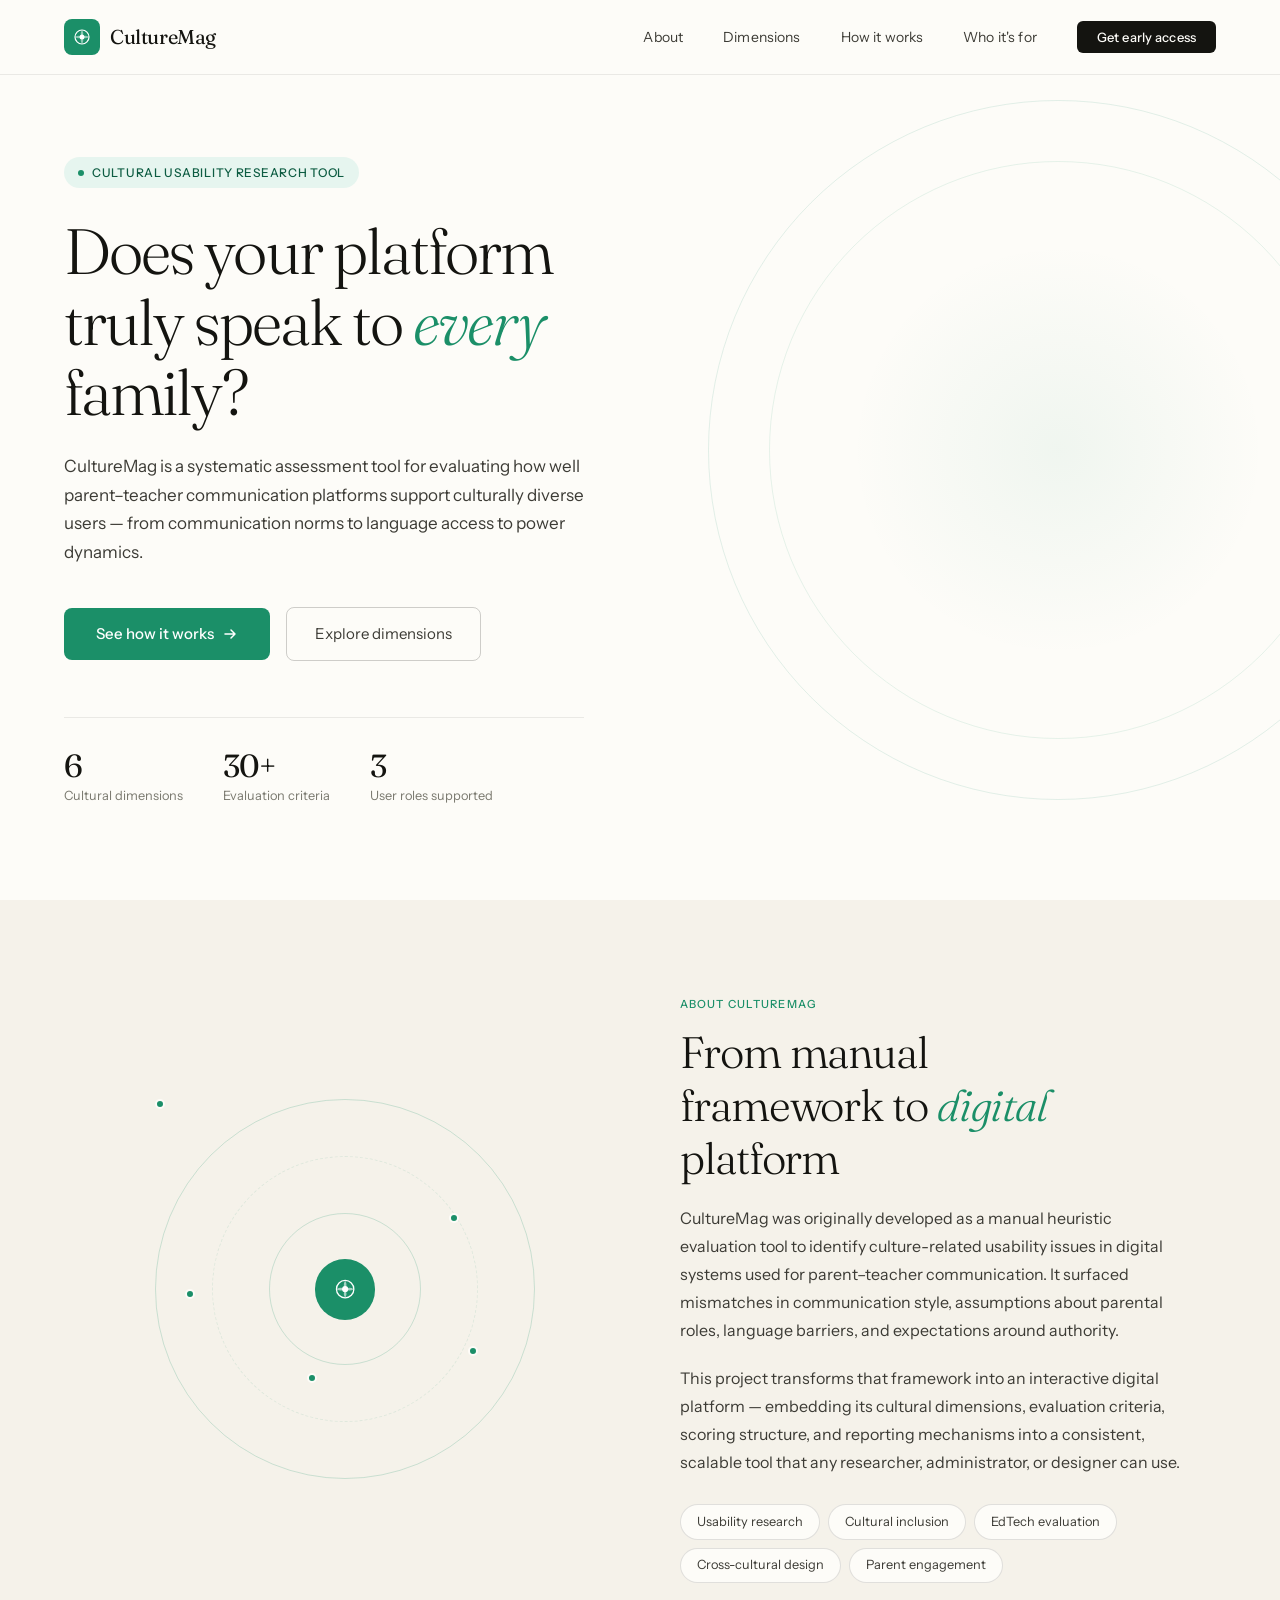
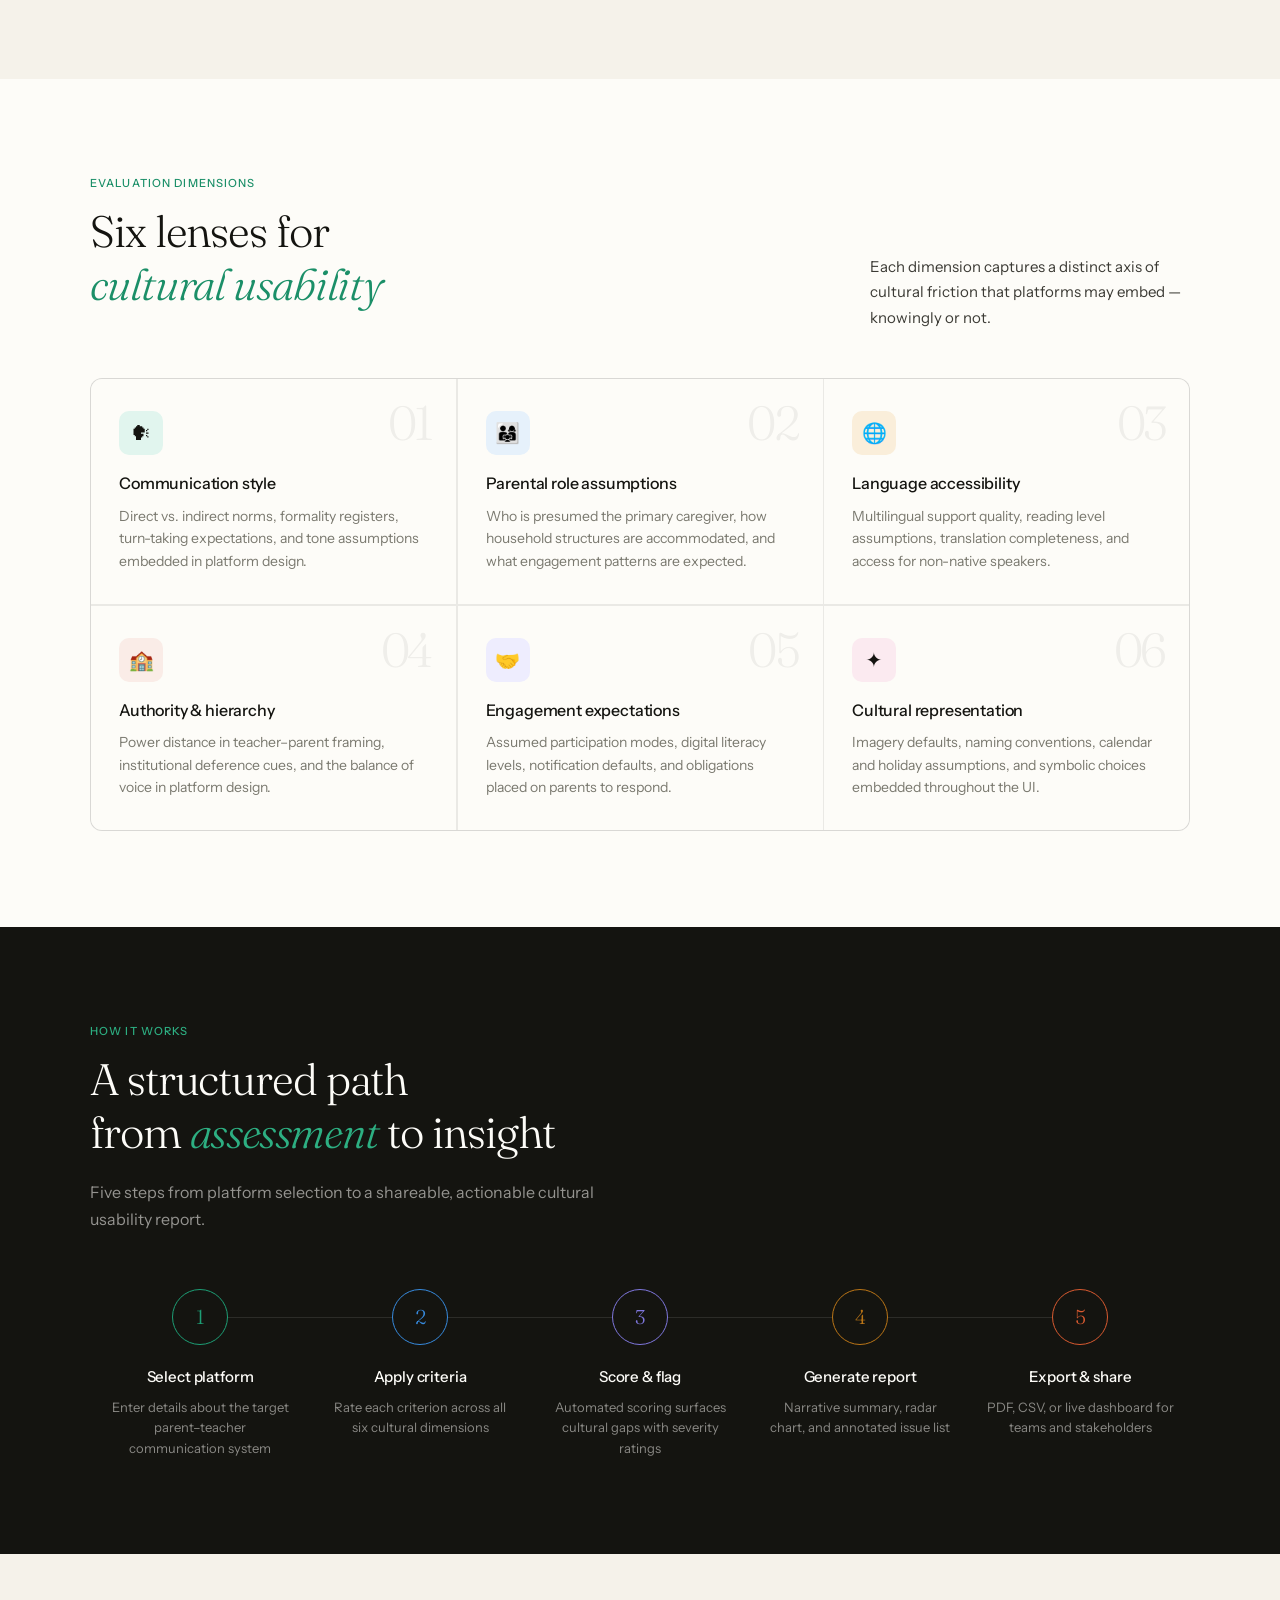
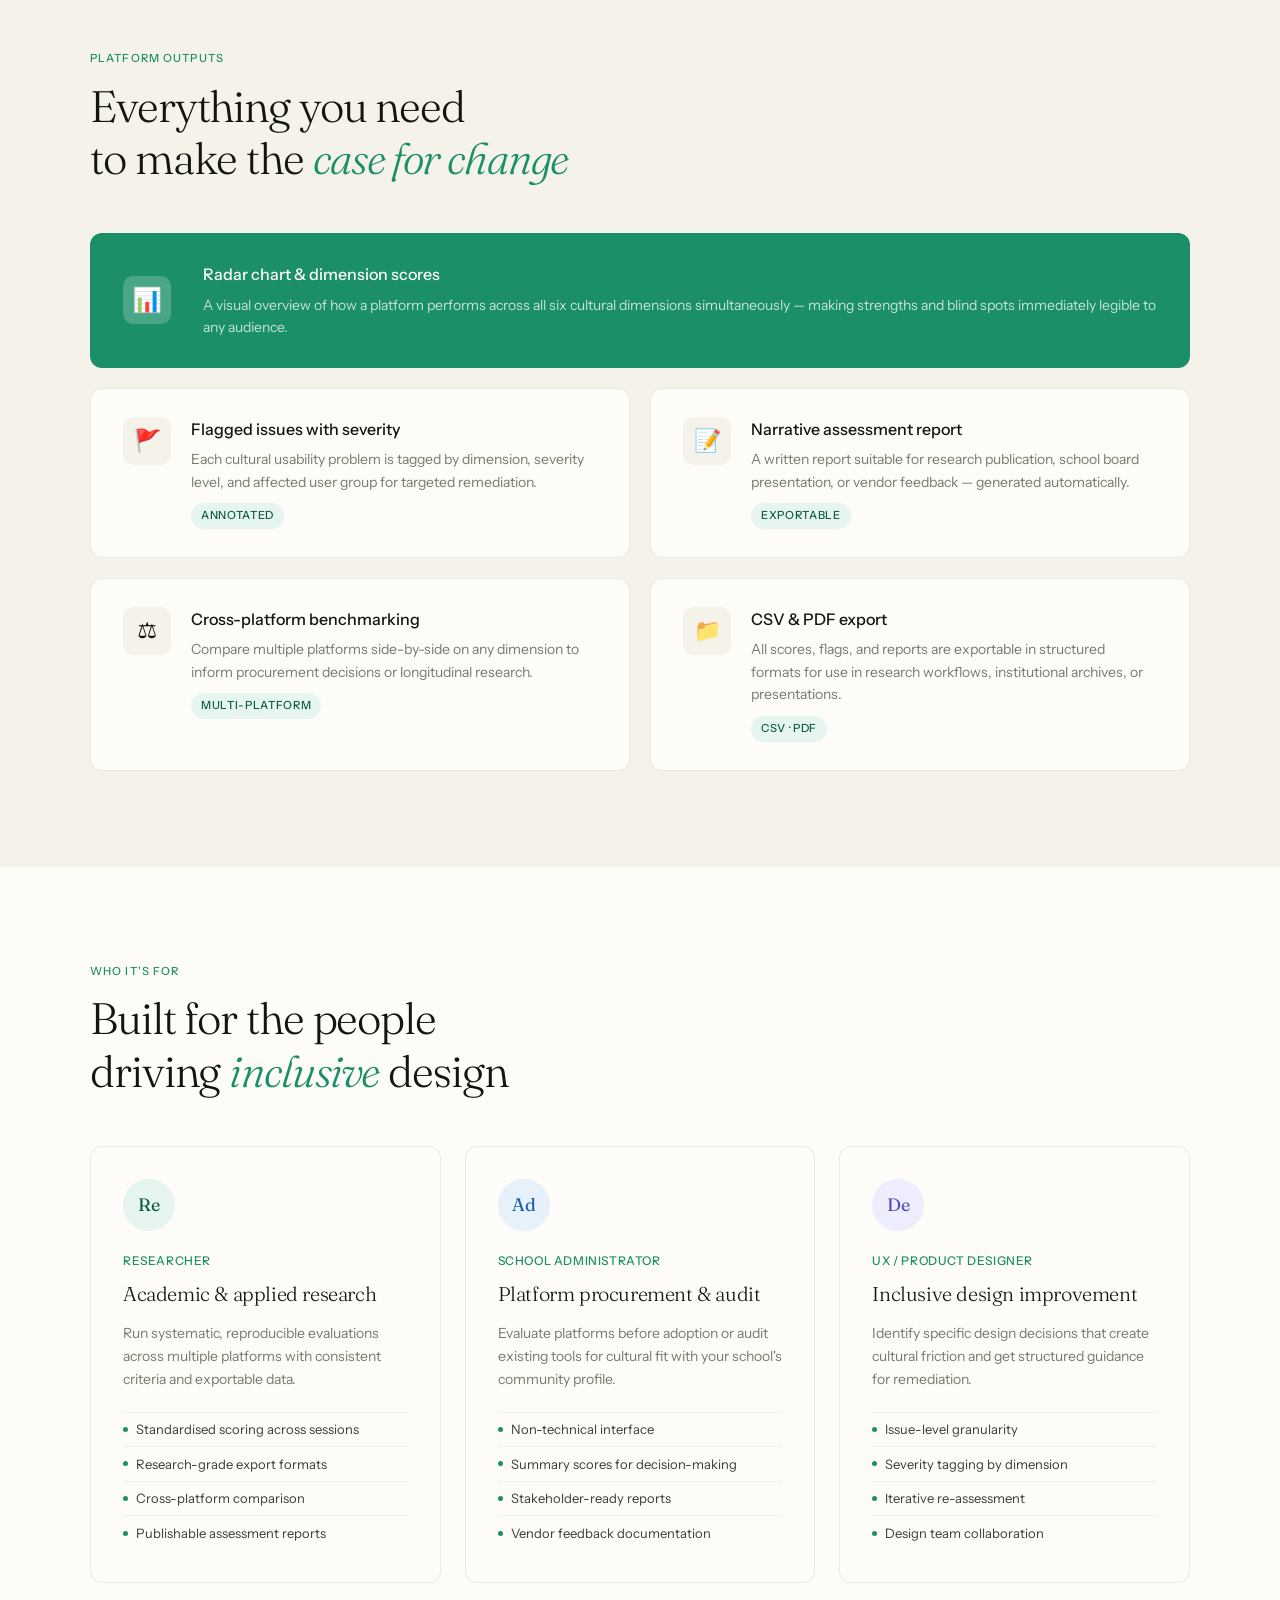
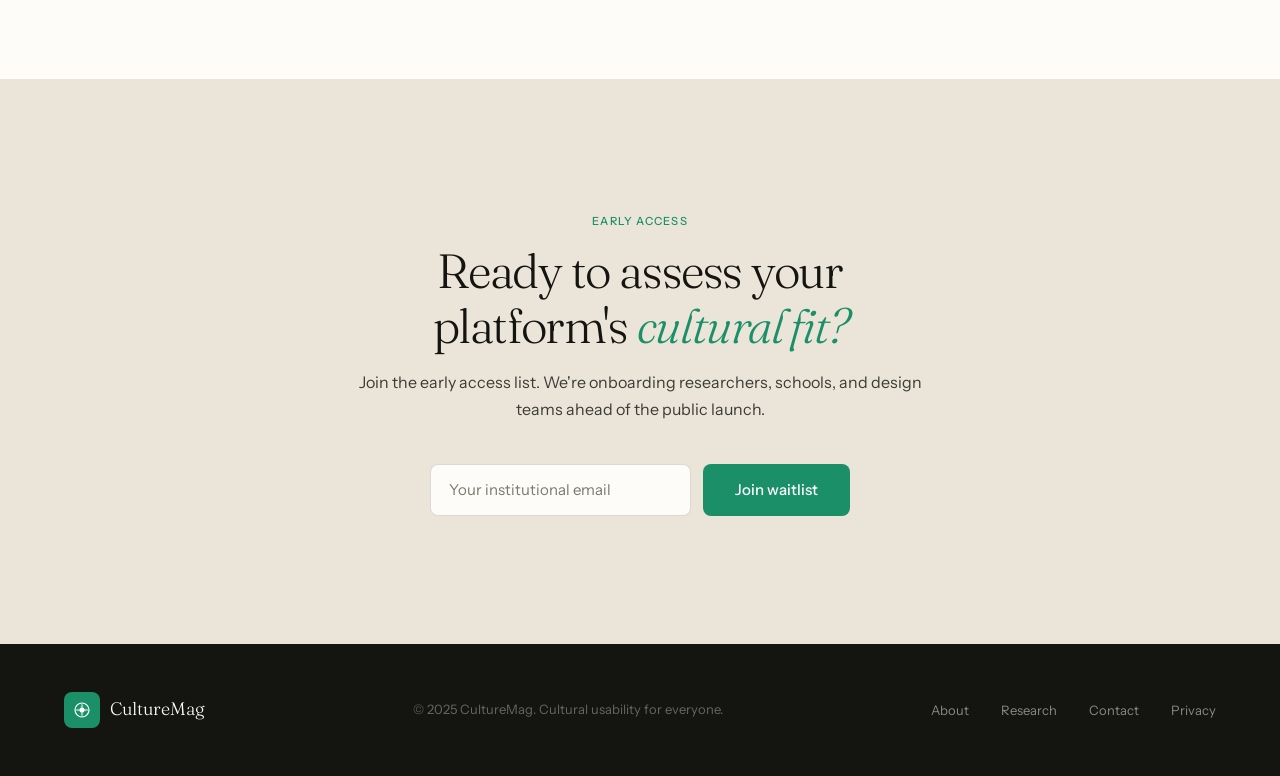
<file: index.html>
<!DOCTYPE html>
<html lang="en">
<head>
  <meta charset="UTF-8">
  <meta name="viewport" content="width=device-width, initial-scale=1.0">
  <title>CultureMag — Cultural Usability Assessment Platform</title>
  <link rel="preconnect" href="https://fonts.googleapis.com">
  <link href="https://fonts.googleapis.com/css2?family=Fraunces:ital,wght@0,300;0,400;0,600;1,300;1,400&family=Instrument+Sans:wght@300;400;500&display=swap" rel="stylesheet">
  <link rel="stylesheet" href="styles.css">
</head>
<body>

<!-- ─── NAV ─── -->
<nav>
  <a href="#" class="nav-logo">
    <div class="nav-logo-mark">
      <svg viewBox="0 0 20 20" fill="none" xmlns="http://www.w3.org/2000/svg">
        <circle cx="10" cy="10" r="7" stroke="white" stroke-width="1.2" fill="none"/>
        <circle cx="10" cy="10" r="2.5" fill="white"/>
        <path d="M10 3 Q12.5 6.5 10 10 Q7.5 6.5 10 3Z" fill="white" opacity="0.5"/>
        <path d="M17 10 Q13.5 12.5 10 10 Q13.5 7.5 17 10Z" fill="white" opacity="0.5"/>
        <path d="M10 17 Q7.5 13.5 10 10 Q12.5 13.5 10 17Z" fill="white" opacity="0.5"/>
        <path d="M3 10 Q6.5 7.5 10 10 Q6.5 12.5 3 10Z" fill="white" opacity="0.5"/>
      </svg>
    </div>
    <span class="nav-wordmark">CultureMag</span>
  </a>
  <ul class="nav-links">
    <li><a href="#about">About</a></li>
    <li><a href="#dimensions">Dimensions</a></li>
    <li><a href="#how">How it works</a></li>
    <li><a href="#users">Who it's for</a></li>
    <li><a href="#cta" class="nav-cta">Get early access</a></li>
  </ul>
</nav>

<!-- ─── HERO ─── -->
<section class="hero" id="hero">
  <div class="hero-bg-ring"></div>
  <div class="hero-content">
    <div class="hero-tag">
      <div class="hero-tag-dot"></div>
      Cultural Usability Research Tool
    </div>
    <h1 class="hero-title">
      Does your platform<br>
      truly speak to <em>every</em><br>
      family?
    </h1>
    <p class="hero-sub">
      CultureMag is a systematic assessment tool for evaluating how well parent–teacher communication platforms support culturally diverse users — from communication norms to language access to power dynamics.
    </p>
    <div class="hero-actions">
      <a href="#how" class="btn-primary">
        See how it works
        <svg width="16" height="16" viewBox="0 0 16 16" fill="none">
          <path d="M3 8h10M9 4l4 4-4 4" stroke="currentColor" stroke-width="1.5" stroke-linecap="round" stroke-linejoin="round"/>
        </svg>
      </a>
      <a href="#dimensions" class="btn-outline">Explore dimensions</a>
    </div>
    <div class="hero-stats">
      <div>
        <div class="hero-stat-num">6</div>
        <div class="hero-stat-label">Cultural dimensions</div>
      </div>
      <div>
        <div class="hero-stat-num">30+</div>
        <div class="hero-stat-label">Evaluation criteria</div>
      </div>
      <div>
        <div class="hero-stat-num">3</div>
        <div class="hero-stat-label">User roles supported</div>
      </div>
    </div>
  </div>
</section>

<!-- ─── ABOUT ─── -->
<section class="about" id="about">
  <div class="about-grid">
    <div class="about-visual reveal">
      <div class="about-globe">
        <div class="globe-ring"></div>
        <div class="globe-ring"></div>
        <div class="globe-ring"></div>
        <div class="globe-center">
          <svg viewBox="0 0 28 28" fill="none" xmlns="http://www.w3.org/2000/svg">
            <circle cx="14" cy="14" r="10" stroke="white" stroke-width="1.5" fill="none"/>
            <circle cx="14" cy="14" r="3.5" fill="white"/>
            <path d="M14 4 Q17 9 14 14 Q11 9 14 4Z" fill="white" opacity="0.6"/>
            <path d="M24 14 Q19 17 14 14 Q19 11 24 14Z" fill="white" opacity="0.6"/>
            <path d="M14 24 Q11 19 14 14 Q17 19 14 24Z" fill="white" opacity="0.6"/>
            <path d="M4 14 Q9 11 14 14 Q9 17 4 14Z" fill="white" opacity="0.6"/>
          </svg>
        </div>
        <div class="globe-dot"></div>
        <div class="globe-dot"></div>
        <div class="globe-dot"></div>
        <div class="globe-dot"></div>
        <div class="globe-dot"></div>
      </div>
    </div>
    <div class="about-text reveal reveal-delay-1">
      <div class="section-tag">About CultureMag</div>
      <h2 class="section-title">From manual<br>framework to <em>digital</em><br>platform</h2>
      <p class="about-body">
        CultureMag was originally developed as a manual heuristic evaluation tool to identify culture-related usability issues in digital systems used for parent–teacher communication. It surfaced mismatches in communication style, assumptions about parental roles, language barriers, and expectations around authority.
      </p>
      <p class="about-body">
        This project transforms that framework into an interactive digital platform — embedding its cultural dimensions, evaluation criteria, scoring structure, and reporting mechanisms into a consistent, scalable tool that any researcher, administrator, or designer can use.
      </p>
      <div class="about-pills">
        <span class="pill">Usability research</span>
        <span class="pill">Cultural inclusion</span>
        <span class="pill">EdTech evaluation</span>
        <span class="pill">Cross-cultural design</span>
        <span class="pill">Parent engagement</span>
      </div>
    </div>
  </div>
</section>

<!-- ─── DIMENSIONS ─── -->
<section class="dimensions" id="dimensions">
  <div class="dimensions-inner">
    <div class="dim-header reveal">
      <div>
        <div class="section-tag">Evaluation dimensions</div>
        <h2 class="section-title">Six lenses for<br><em>cultural usability</em></h2>
      </div>
      <p class="section-sub" style="max-width: 320px; font-size: 0.9375rem;">
        Each dimension captures a distinct axis of cultural friction that platforms may embed — knowingly or not.
      </p>
    </div>
    <div class="dim-grid reveal reveal-delay-1">
      <div class="dim-cell">
        <div class="dim-num">01</div>
        <div class="dim-icon-wrap teal">🗣</div>
        <div class="dim-title">Communication style</div>
        <div class="dim-desc">Direct vs. indirect norms, formality registers, turn-taking expectations, and tone assumptions embedded in platform design.</div>
      </div>
      <div class="dim-cell">
        <div class="dim-num">02</div>
        <div class="dim-icon-wrap blue">👨‍👩‍👧</div>
        <div class="dim-title">Parental role assumptions</div>
        <div class="dim-desc">Who is presumed the primary caregiver, how household structures are accommodated, and what engagement patterns are expected.</div>
      </div>
      <div class="dim-cell">
        <div class="dim-num">03</div>
        <div class="dim-icon-wrap amber">🌐</div>
        <div class="dim-title">Language accessibility</div>
        <div class="dim-desc">Multilingual support quality, reading level assumptions, translation completeness, and access for non-native speakers.</div>
      </div>
      <div class="dim-cell">
        <div class="dim-num">04</div>
        <div class="dim-icon-wrap coral">🏫</div>
        <div class="dim-title">Authority & hierarchy</div>
        <div class="dim-desc">Power distance in teacher–parent framing, institutional deference cues, and the balance of voice in platform design.</div>
      </div>
      <div class="dim-cell">
        <div class="dim-num">05</div>
        <div class="dim-icon-wrap purple">🤝</div>
        <div class="dim-title">Engagement expectations</div>
        <div class="dim-desc">Assumed participation modes, digital literacy levels, notification defaults, and obligations placed on parents to respond.</div>
      </div>
      <div class="dim-cell">
        <div class="dim-num">06</div>
        <div class="dim-icon-wrap pink">✦</div>
        <div class="dim-title">Cultural representation</div>
        <div class="dim-desc">Imagery defaults, naming conventions, calendar and holiday assumptions, and symbolic choices embedded throughout the UI.</div>
      </div>
    </div>
  </div>
</section>

<!-- ─── HOW IT WORKS ─── -->
<section class="how" id="how">
  <div class="how-inner">
    <div class="how-header reveal">
      <div class="section-tag">How it works</div>
      <h2 class="section-title">A structured path<br>from <em>assessment</em> to insight</h2>
      <p class="section-sub" style="margin-top: 0.75rem;">Five steps from platform selection to a shareable, actionable cultural usability report.</p>
    </div>
    <div class="steps">
      <div class="step reveal">
        <div class="step-num">1</div>
        <div class="step-title">Select platform</div>
        <div class="step-desc">Enter details about the target parent–teacher communication system</div>
      </div>
      <div class="step reveal reveal-delay-1">
        <div class="step-num">2</div>
        <div class="step-title">Apply criteria</div>
        <div class="step-desc">Rate each criterion across all six cultural dimensions</div>
      </div>
      <div class="step reveal reveal-delay-2">
        <div class="step-num">3</div>
        <div class="step-title">Score & flag</div>
        <div class="step-desc">Automated scoring surfaces cultural gaps with severity ratings</div>
      </div>
      <div class="step reveal reveal-delay-3">
        <div class="step-num">4</div>
        <div class="step-title">Generate report</div>
        <div class="step-desc">Narrative summary, radar chart, and annotated issue list</div>
      </div>
      <div class="step reveal reveal-delay-4">
        <div class="step-num">5</div>
        <div class="step-title">Export & share</div>
        <div class="step-desc">PDF, CSV, or live dashboard for teams and stakeholders</div>
      </div>
    </div>
  </div>
</section>

<!-- ─── OUTPUTS ─── -->
<section class="outputs" id="outputs">
  <div class="outputs-inner">
    <div class="outputs-header reveal">
      <div class="section-tag">Platform outputs</div>
      <h2 class="section-title">Everything you need<br>to make the <em>case for change</em></h2>
    </div>
    <div class="outputs-grid">
      <div class="output-card featured reveal">
        <div class="output-icon" style="font-size: 1.5rem;">📊</div>
        <div>
          <div class="output-title">Radar chart & dimension scores</div>
          <div class="output-desc">A visual overview of how a platform performs across all six cultural dimensions simultaneously — making strengths and blind spots immediately legible to any audience.</div>
        </div>
      </div>
      <div class="output-card reveal">
        <div class="output-icon">🚩</div>
        <div>
          <div class="output-title">Flagged issues with severity</div>
          <div class="output-desc">Each cultural usability problem is tagged by dimension, severity level, and affected user group for targeted remediation.</div>
          <div class="output-tag">Annotated</div>
        </div>
      </div>
      <div class="output-card reveal reveal-delay-1">
        <div class="output-icon">📝</div>
        <div>
          <div class="output-title">Narrative assessment report</div>
          <div class="output-desc">A written report suitable for research publication, school board presentation, or vendor feedback — generated automatically.</div>
          <div class="output-tag">Exportable</div>
        </div>
      </div>
      <div class="output-card reveal reveal-delay-2">
        <div class="output-icon">⚖️</div>
        <div>
          <div class="output-title">Cross-platform benchmarking</div>
          <div class="output-desc">Compare multiple platforms side-by-side on any dimension to inform procurement decisions or longitudinal research.</div>
          <div class="output-tag">Multi-platform</div>
        </div>
      </div>
      <div class="output-card reveal reveal-delay-3">
        <div class="output-icon">📁</div>
        <div>
          <div class="output-title">CSV & PDF export</div>
          <div class="output-desc">All scores, flags, and reports are exportable in structured formats for use in research workflows, institutional archives, or presentations.</div>
          <div class="output-tag">CSV · PDF</div>
        </div>
      </div>
    </div>
  </div>
</section>

<!-- ─── USERS ─── -->
<section class="users" id="users">
  <div class="users-inner">
    <div class="users-header reveal">
      <div class="section-tag">Who it's for</div>
      <h2 class="section-title">Built for the people<br>driving <em>inclusive</em> design</h2>
    </div>
    <div class="users-grid">
      <div class="user-card reveal">
        <div class="user-avatar av-green">Re</div>
        <div class="user-role">Researcher</div>
        <div class="user-name">Academic & applied research</div>
        <div class="user-desc">Run systematic, reproducible evaluations across multiple platforms with consistent criteria and exportable data.</div>
        <ul class="user-benefits">
          <li>Standardised scoring across sessions</li>
          <li>Research-grade export formats</li>
          <li>Cross-platform comparison</li>
          <li>Publishable assessment reports</li>
        </ul>
      </div>
      <div class="user-card reveal reveal-delay-1">
        <div class="user-avatar av-blue">Ad</div>
        <div class="user-role">School administrator</div>
        <div class="user-name">Platform procurement & audit</div>
        <div class="user-desc">Evaluate platforms before adoption or audit existing tools for cultural fit with your school's community profile.</div>
        <ul class="user-benefits">
          <li>Non-technical interface</li>
          <li>Summary scores for decision-making</li>
          <li>Stakeholder-ready reports</li>
          <li>Vendor feedback documentation</li>
        </ul>
      </div>
      <div class="user-card reveal reveal-delay-2">
        <div class="user-avatar av-purple">De</div>
        <div class="user-role">UX / product designer</div>
        <div class="user-name">Inclusive design improvement</div>
        <div class="user-desc">Identify specific design decisions that create cultural friction and get structured guidance for remediation.</div>
        <ul class="user-benefits">
          <li>Issue-level granularity</li>
          <li>Severity tagging by dimension</li>
          <li>Iterative re-assessment</li>
          <li>Design team collaboration</li>
        </ul>
      </div>
    </div>
  </div>
</section>

<!-- ─── CTA ─── -->
<section class="cta-section" id="cta">
  <div class="cta-inner">
    <div class="reveal">
      <div class="section-tag" style="display: inline-block;">Early access</div>
      <h2 class="cta-title">Ready to assess your platform's <em>cultural fit?</em></h2>
      <p class="cta-sub">Join the early access list. We're onboarding researchers, schools, and design teams ahead of the public launch.</p>
      <div class="cta-form">
        <input type="email" class="cta-input" placeholder="Your institutional email">
        <a href="#" class="btn-primary">Join waitlist</a>
      </div>
    </div>
  </div>
</section>

<!-- ─── FOOTER ─── -->
<footer>
  <div class="footer-logo">
    <div class="nav-logo-mark">
      <svg viewBox="0 0 20 20" fill="none" xmlns="http://www.w3.org/2000/svg">
        <circle cx="10" cy="10" r="7" stroke="white" stroke-width="1.2" fill="none"/>
        <circle cx="10" cy="10" r="2.5" fill="white"/>
        <path d="M10 3 Q12.5 6.5 10 10 Q7.5 6.5 10 3Z" fill="white" opacity="0.5"/>
        <path d="M17 10 Q13.5 12.5 10 10 Q13.5 7.5 17 10Z" fill="white" opacity="0.5"/>
        <path d="M10 17 Q7.5 13.5 10 10 Q12.5 13.5 10 17Z" fill="white" opacity="0.5"/>
        <path d="M3 10 Q6.5 7.5 10 10 Q6.5 12.5 3 10Z" fill="white" opacity="0.5"/>
      </svg>
    </div>
    <span class="footer-wordmark">CultureMag</span>
  </div>
  <p class="footer-copy">© 2025 CultureMag. Cultural usability for everyone.</p>
  <ul class="footer-links">
    <li><a href="#">About</a></li>
    <li><a href="#">Research</a></li>
    <li><a href="#">Contact</a></li>
    <li><a href="#">Privacy</a></li>
  </ul>
</footer>

<script src="main.js"></script>
</body>
</html>
</file>
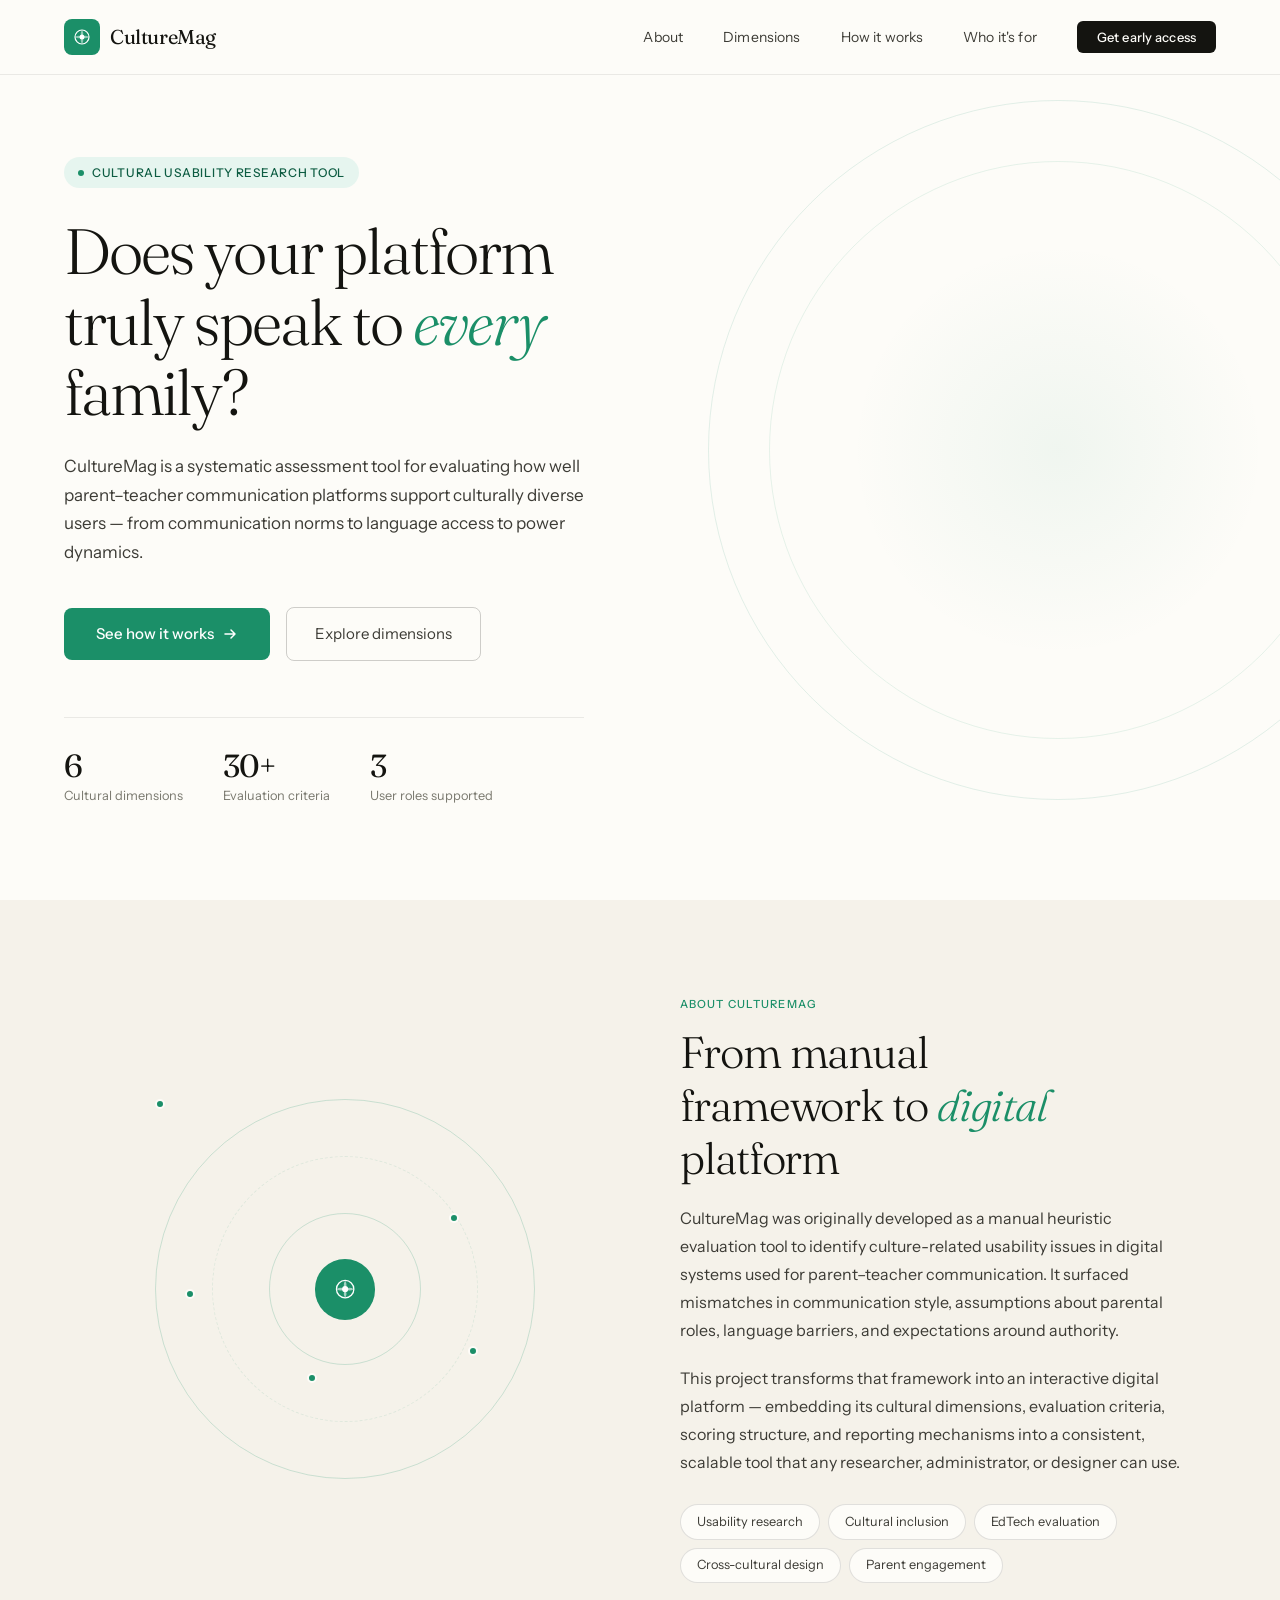
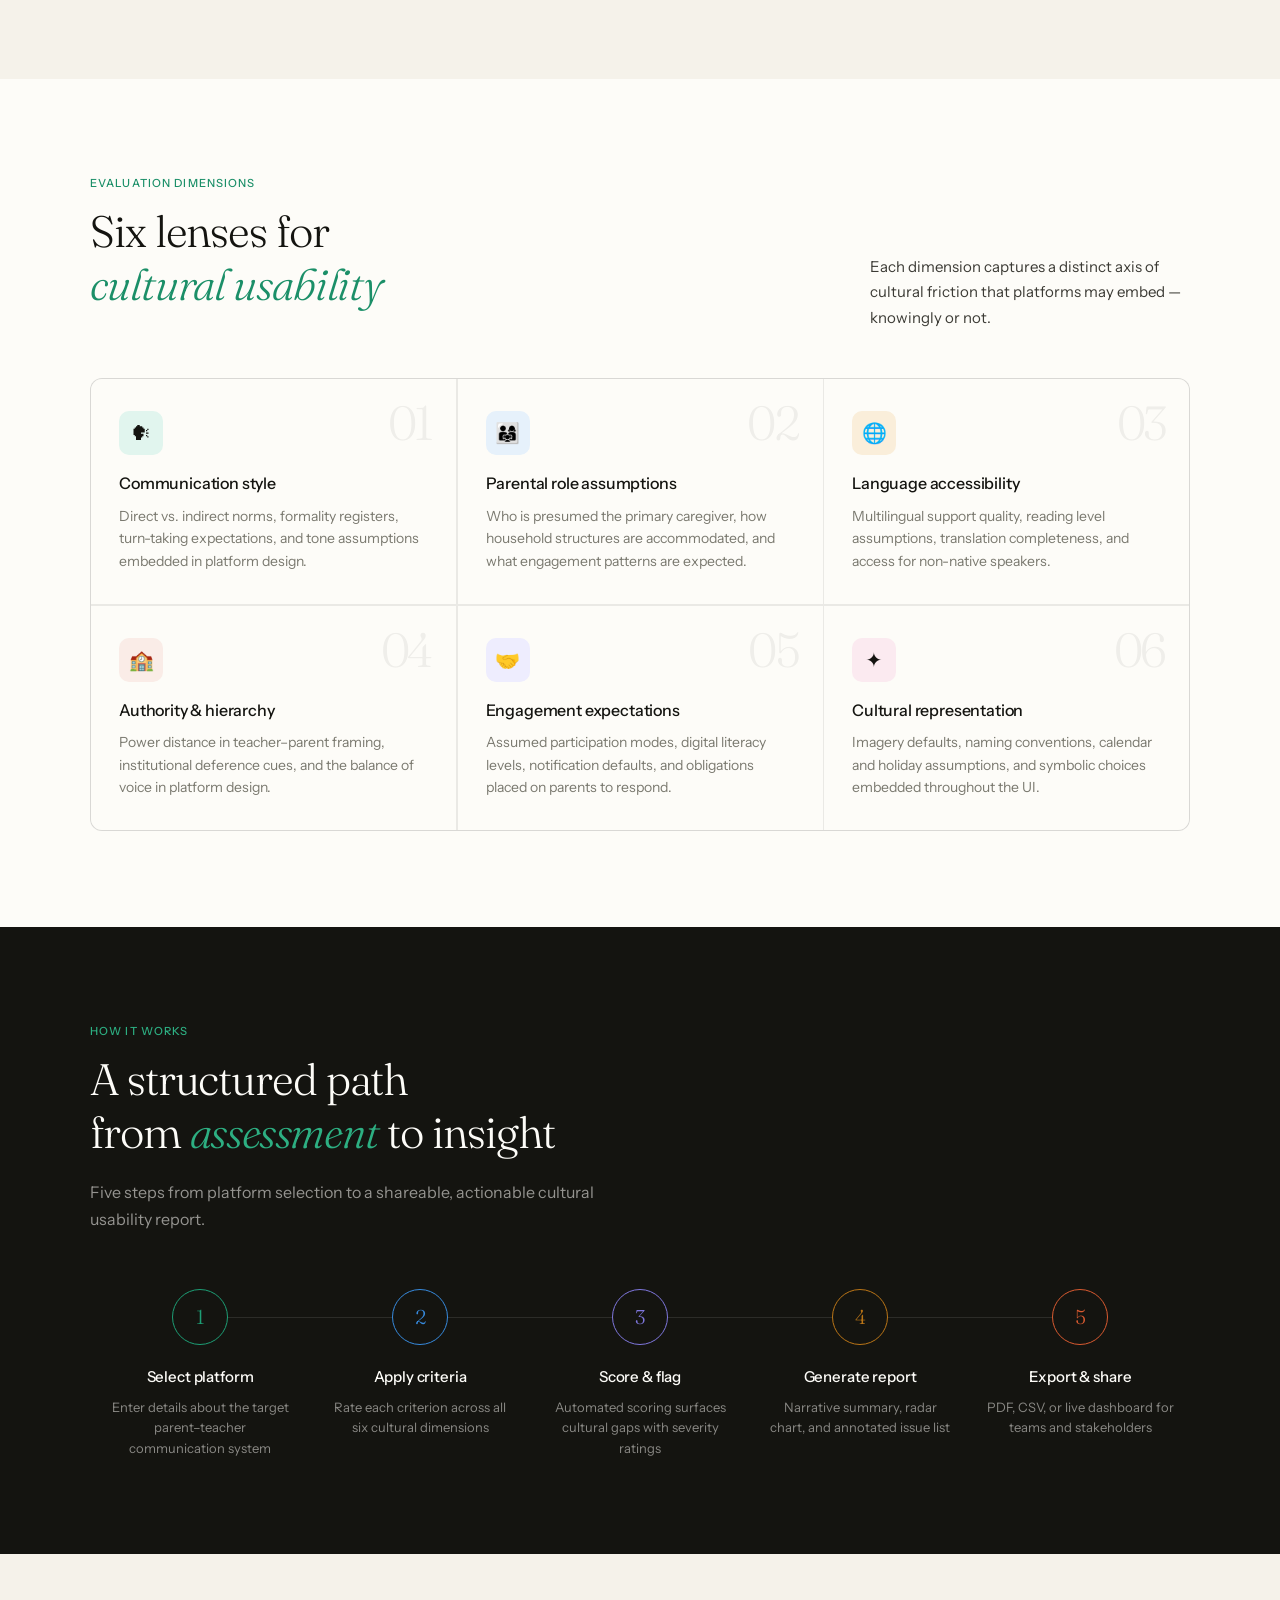
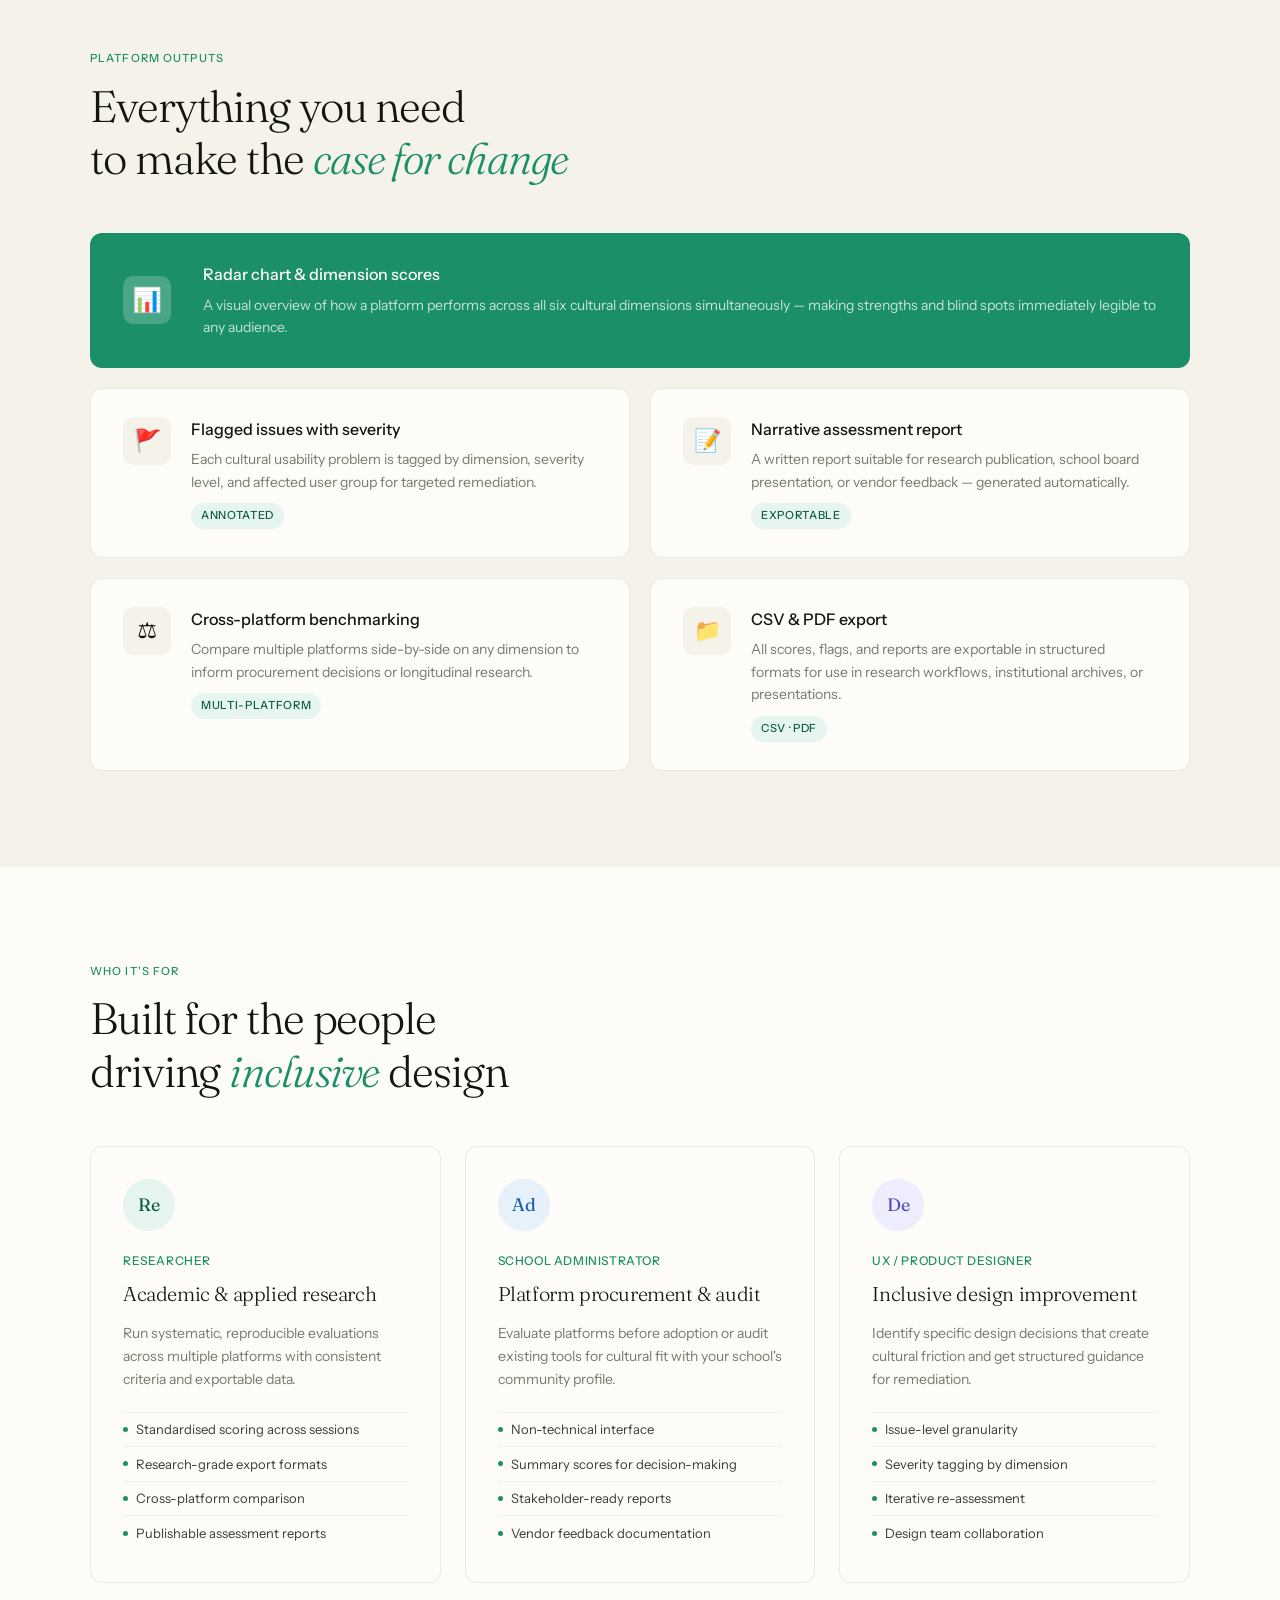
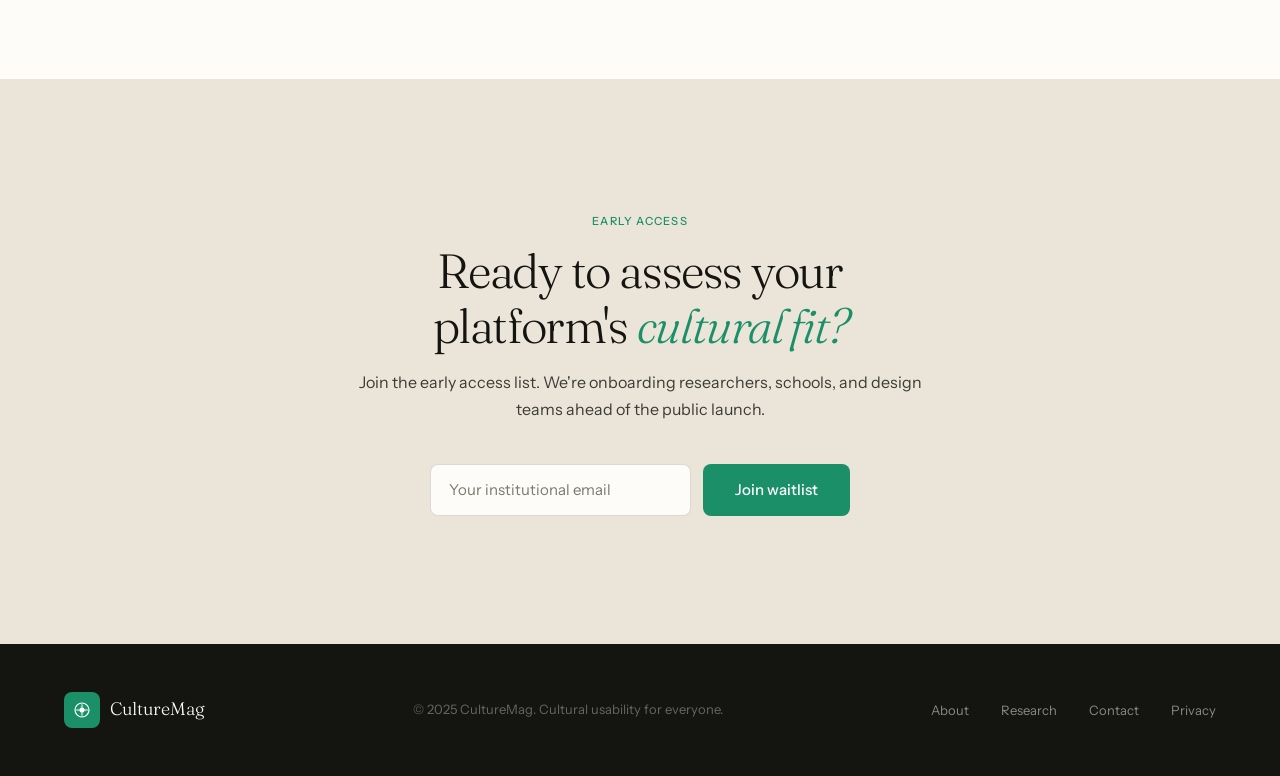
<file: save.html>
<!DOCTYPE html>
<html lang="en">
<head>
<meta charset="UTF-8">
<meta name="viewport" content="width=device-width, initial-scale=1.0">
<title>CultureMag — Cultural Usability Assessment Platform</title>
<link rel="preconnect" href="https://fonts.googleapis.com">
<link href="https://fonts.googleapis.com/css2?family=Fraunces:ital,wght@0,300;0,400;0,600;1,300;1,400&family=Instrument+Sans:wght@300;400;500&display=swap" rel="stylesheet">
<style>
  *, *::before, *::after { box-sizing: border-box; margin: 0; padding: 0; }

  :root {
    --green: #1B8F68;
    --green-light: #E6F5EF;
    --green-mid: #2DAF82;
    --green-dark: #0D5C42;
    --ink: #141410;
    --ink-soft: #3C3B35;
    --ink-muted: #7A796F;
    --sand: #F5F2EA;
    --sand-dark: #EAE5D8;
    --white: #FDFCF8;
    --accent: #C95C2A;
    --accent-light: #F7EDE5;
    --serif: 'Fraunces', Georgia, serif;
    --sans: 'Instrument Sans', system-ui, sans-serif;
  }

  html { scroll-behavior: smooth; }

  body {
    font-family: var(--sans);
    background: var(--white);
    color: var(--ink);
    line-height: 1.6;
    overflow-x: hidden;
  }

  /* NAV */
  nav {
    position: fixed; top: 0; left: 0; right: 0;
    z-index: 100;
    display: flex; align-items: center; justify-content: space-between;
    padding: 1.2rem 4rem;
    background: rgba(253,252,248,0.92);
    backdrop-filter: blur(12px);
    border-bottom: 1px solid rgba(20,20,16,0.08);
  }

  .nav-logo {
    display: flex; align-items: center; gap: 10px;
    text-decoration: none;
  }

  .nav-logo-mark {
    width: 36px; height: 36px;
    background: var(--green);
    border-radius: 8px;
    display: flex; align-items: center; justify-content: center;
  }

  .nav-logo-mark svg { width: 20px; height: 20px; }

  .nav-wordmark {
    font-family: var(--serif);
    font-size: 1.25rem;
    font-weight: 400;
    color: var(--ink);
    letter-spacing: -0.02em;
  }

  .nav-links {
    display: flex; align-items: center; gap: 2.5rem;
    list-style: none;
  }

  .nav-links a {
    font-size: 0.875rem;
    color: var(--ink-soft);
    text-decoration: none;
    letter-spacing: 0.01em;
    transition: color 0.2s;
  }

  .nav-links a:hover { color: var(--green); }

  .nav-cta {
    background: var(--ink);
    color: var(--white) !important;
    padding: 0.5rem 1.25rem;
    border-radius: 6px;
    font-size: 0.8125rem !important;
    font-weight: 500;
    transition: background 0.2s !important;
  }

  .nav-cta:hover { background: var(--green) !important; color: var(--white) !important; }

  /* HERO */
  .hero {
    min-height: 100vh;
    display: flex; align-items: center;
    padding: 8rem 4rem 4rem;
    position: relative;
    background: var(--white);
    overflow: hidden;
  }

  .hero-bg-ring {
    position: absolute;
    right: -10%;
    top: 50%;
    transform: translateY(-50%);
    width: 700px; height: 700px;
    border-radius: 50%;
    border: 1px solid rgba(27,143,104,0.12);
    pointer-events: none;
  }

  .hero-bg-ring::before {
    content: '';
    position: absolute;
    inset: 60px;
    border-radius: 50%;
    border: 1px solid rgba(27,143,104,0.1);
  }

  .hero-bg-ring::after {
    content: '';
    position: absolute;
    inset: 140px;
    border-radius: 50%;
    background: radial-gradient(circle, rgba(27,143,104,0.06) 0%, transparent 70%);
  }

  .hero-content {
    max-width: 680px;
    position: relative; z-index: 1;
    animation: fadeUp 0.9s ease both;
  }

  @keyframes fadeUp {
    from { opacity: 0; transform: translateY(28px); }
    to   { opacity: 1; transform: translateY(0); }
  }

  .hero-tag {
    display: inline-flex; align-items: center; gap: 8px;
    background: var(--green-light);
    color: var(--green-dark);
    font-size: 0.75rem;
    font-weight: 500;
    letter-spacing: 0.06em;
    text-transform: uppercase;
    padding: 0.375rem 0.875rem;
    border-radius: 20px;
    margin-bottom: 1.75rem;
  }

  .hero-tag-dot {
    width: 6px; height: 6px;
    border-radius: 50%;
    background: var(--green);
  }

  .hero-title {
    font-family: var(--serif);
    font-size: clamp(2.8rem, 5vw, 4.2rem);
    font-weight: 300;
    line-height: 1.1;
    letter-spacing: -0.03em;
    color: var(--ink);
    margin-bottom: 1.5rem;
  }

  .hero-title em {
    font-style: italic;
    color: var(--green);
  }

  .hero-sub {
    font-size: 1.0625rem;
    color: var(--ink-soft);
    max-width: 520px;
    line-height: 1.7;
    margin-bottom: 2.5rem;
    font-weight: 300;
  }

  .hero-actions {
    display: flex; align-items: center; gap: 1rem;
    flex-wrap: wrap;
  }

  .btn-primary {
    background: var(--green);
    color: #fff;
    padding: 0.875rem 2rem;
    border-radius: 8px;
    font-size: 0.9375rem;
    font-weight: 500;
    text-decoration: none;
    border: none;
    cursor: pointer;
    transition: background 0.2s, transform 0.15s;
    display: inline-flex; align-items: center; gap: 8px;
  }

  .btn-primary:hover { background: var(--green-dark); transform: translateY(-1px); }

  .btn-outline {
    border: 1.5px solid rgba(20,20,16,0.2);
    color: var(--ink-soft);
    padding: 0.875rem 1.75rem;
    border-radius: 8px;
    font-size: 0.9375rem;
    font-weight: 400;
    text-decoration: none;
    transition: border-color 0.2s, color 0.2s;
    display: inline-flex; align-items: center; gap: 8px;
  }

  .btn-outline:hover { border-color: var(--green); color: var(--green); }

  .hero-stats {
    display: flex; gap: 2.5rem;
    margin-top: 3.5rem;
    padding-top: 2rem;
    border-top: 1px solid rgba(20,20,16,0.08);
    animation: fadeUp 0.9s 0.2s ease both;
  }

  .hero-stat-num {
    font-family: var(--serif);
    font-size: 2rem;
    font-weight: 400;
    color: var(--ink);
    letter-spacing: -0.03em;
    line-height: 1;
  }

  .hero-stat-label {
    font-size: 0.8rem;
    color: var(--ink-muted);
    margin-top: 4px;
    font-weight: 300;
  }

  /* SECTION SHARED */
  section { padding: 6rem 4rem; }

  .section-tag {
    font-size: 0.7rem;
    font-weight: 500;
    letter-spacing: 0.1em;
    text-transform: uppercase;
    color: var(--green);
    margin-bottom: 0.75rem;
  }

  .section-title {
    font-family: var(--serif);
    font-size: clamp(2rem, 3.5vw, 2.75rem);
    font-weight: 300;
    letter-spacing: -0.025em;
    line-height: 1.2;
    color: var(--ink);
    margin-bottom: 1.25rem;
  }

  .section-title em { font-style: italic; color: var(--green); }

  .section-sub {
    font-size: 1rem;
    color: var(--ink-soft);
    max-width: 520px;
    line-height: 1.7;
    font-weight: 300;
  }

  /* ABOUT */
  .about { background: var(--sand); }

  .about-grid {
    display: grid;
    grid-template-columns: 1fr 1fr;
    gap: 5rem;
    align-items: center;
    max-width: 1100px;
    margin: 0 auto;
  }

  .about-visual {
    position: relative;
  }

  .about-globe {
    width: 100%;
    aspect-ratio: 1;
    max-width: 380px;
    position: relative;
    margin: 0 auto;
  }

  .globe-ring {
    position: absolute;
    border-radius: 50%;
    border: 1px solid rgba(27,143,104,0.2);
  }

  .globe-ring:nth-child(1) { inset: 0; }
  .globe-ring:nth-child(2) { inset: 15%; border-style: dashed; opacity: 0.5; animation: spin 20s linear infinite; }
  .globe-ring:nth-child(3) { inset: 30%; }

  @keyframes spin { to { transform: rotate(360deg); } }

  .globe-center {
    position: absolute;
    inset: 42%;
    border-radius: 50%;
    background: var(--green);
    display: flex; align-items: center; justify-content: center;
  }

  .globe-center svg { width: 40%; height: 40%; }

  .globe-dot {
    position: absolute;
    width: 10px; height: 10px;
    border-radius: 50%;
    background: var(--green);
    border: 2px solid var(--white);
  }

  .globe-dot:nth-child(4)  { top: 18%; left: 30%; }
  .globe-dot:nth-child(5)  { top: 50%; left: 8%; }
  .globe-dot:nth-child(6)  { top: 72%; left: 40%; }
  .globe-dot:nth-child(7)  { top: 30%; right: 20%; }
  .globe-dot:nth-child(8)  { top: 65%; right: 15%; }

  .globe-line {
    position: absolute;
    top: 0; left: 0; right: 0; bottom: 0;
  }

  .about-text { }

  .about-body {
    font-size: 1rem;
    color: var(--ink-soft);
    line-height: 1.75;
    font-weight: 300;
    margin-bottom: 1.25rem;
  }

  .about-pills {
    display: flex; flex-wrap: wrap; gap: 8px;
    margin-top: 1.75rem;
  }

  .pill {
    background: var(--white);
    border: 1px solid rgba(20,20,16,0.12);
    color: var(--ink-soft);
    font-size: 0.8rem;
    padding: 0.4rem 1rem;
    border-radius: 20px;
    font-weight: 400;
  }

  /* DIMENSIONS */
  .dimensions { background: var(--white); }

  .dimensions-inner { max-width: 1100px; margin: 0 auto; }

  .dim-header {
    display: flex; justify-content: space-between; align-items: flex-end;
    margin-bottom: 3rem;
    flex-wrap: wrap; gap: 1rem;
  }

  .dim-grid {
    display: grid;
    grid-template-columns: repeat(3, 1fr);
    gap: 1.5px;
    background: rgba(20,20,16,0.08);
    border: 1.5px solid rgba(20,20,16,0.08);
    border-radius: 12px;
    overflow: hidden;
  }

  .dim-cell {
    background: var(--white);
    padding: 2rem 1.75rem;
    transition: background 0.2s;
    cursor: default;
    position: relative;
  }

  .dim-cell:hover { background: var(--sand); }

  .dim-num {
    font-family: var(--serif);
    font-size: 3rem;
    font-weight: 300;
    color: rgba(20,20,16,0.06);
    line-height: 1;
    position: absolute;
    top: 1.25rem; right: 1.5rem;
    letter-spacing: -0.05em;
  }

  .dim-icon-wrap {
    width: 44px; height: 44px;
    border-radius: 10px;
    display: flex; align-items: center; justify-content: center;
    margin-bottom: 1rem;
    font-size: 1.25rem;
  }

  .dim-icon-wrap.teal   { background: #E1F5EE; }
  .dim-icon-wrap.blue   { background: #E6F1FB; }
  .dim-icon-wrap.amber  { background: #FAEEDA; }
  .dim-icon-wrap.coral  { background: #FAECE7; }
  .dim-icon-wrap.purple { background: #EEEDFE; }
  .dim-icon-wrap.pink   { background: #FBEAF0; }

  .dim-title {
    font-size: 1rem;
    font-weight: 500;
    color: var(--ink);
    margin-bottom: 0.5rem;
    letter-spacing: -0.01em;
  }

  .dim-desc {
    font-size: 0.875rem;
    color: var(--ink-muted);
    line-height: 1.6;
    font-weight: 300;
  }

  /* HOW IT WORKS */
  .how { background: var(--ink); }

  .how-inner { max-width: 1100px; margin: 0 auto; }

  .how .section-tag { color: var(--green-mid); }
  .how .section-title { color: var(--white); }
  .how .section-title em { color: var(--green-mid); }
  .how .section-sub { color: rgba(253,252,248,0.55); }

  .how-header { margin-bottom: 3.5rem; }

  .steps {
    display: grid;
    grid-template-columns: repeat(5, 1fr);
    gap: 0;
    position: relative;
  }

  .steps::before {
    content: '';
    position: absolute;
    top: 28px; left: 10%; right: 10%;
    height: 1px;
    background: rgba(253,252,248,0.1);
  }

  .step {
    display: flex; flex-direction: column; align-items: center;
    text-align: center;
    padding: 0 1rem;
    position: relative;
  }

  .step-num {
    width: 56px; height: 56px;
    border-radius: 50%;
    border: 1px solid rgba(253,252,248,0.15);
    display: flex; align-items: center; justify-content: center;
    font-family: var(--serif);
    font-size: 1.25rem;
    font-weight: 300;
    color: var(--white);
    margin-bottom: 1.25rem;
    background: var(--ink);
    position: relative; z-index: 1;
  }

  .step:nth-child(1) .step-num { border-color: #1D9E75; color: #1D9E75; }
  .step:nth-child(2) .step-num { border-color: #378ADD; color: #378ADD; }
  .step:nth-child(3) .step-num { border-color: #7F77DD; color: #7F77DD; }
  .step:nth-child(4) .step-num { border-color: #BA7517; color: #BA7517; }
  .step:nth-child(5) .step-num { border-color: #D85A30; color: #D85A30; }

  .step-title {
    font-size: 0.9375rem;
    font-weight: 500;
    color: var(--white);
    margin-bottom: 0.5rem;
    letter-spacing: -0.01em;
  }

  .step-desc {
    font-size: 0.8125rem;
    color: rgba(253,252,248,0.5);
    line-height: 1.55;
    font-weight: 300;
  }

  /* OUTPUTS */
  .outputs { background: var(--sand); }
  .outputs-inner { max-width: 1100px; margin: 0 auto; }

  .outputs-header { margin-bottom: 3rem; }

  .outputs-grid {
    display: grid;
    grid-template-columns: 1fr 1fr;
    gap: 1.25rem;
  }

  .output-card {
    background: var(--white);
    border: 1px solid rgba(20,20,16,0.08);
    border-radius: 12px;
    padding: 1.75rem 2rem;
    display: flex; gap: 1.25rem; align-items: flex-start;
  }

  .output-card.featured {
    grid-column: span 2;
    background: var(--green);
    border-color: transparent;
    flex-direction: row; align-items: center;
    gap: 2rem;
  }

  .output-icon {
    width: 48px; height: 48px;
    border-radius: 10px;
    flex-shrink: 0;
    display: flex; align-items: center; justify-content: center;
    font-size: 1.375rem;
  }

  .output-card:not(.featured) .output-icon { background: var(--sand); }
  .output-card.featured .output-icon { background: rgba(255,255,255,0.2); }

  .output-title {
    font-size: 1rem;
    font-weight: 500;
    color: var(--ink);
    margin-bottom: 0.375rem;
  }

  .output-card.featured .output-title { color: var(--white); }

  .output-desc {
    font-size: 0.875rem;
    color: var(--ink-muted);
    line-height: 1.6;
    font-weight: 300;
  }

  .output-card.featured .output-desc { color: rgba(255,255,255,0.75); }

  .output-tag {
    display: inline-block;
    font-size: 0.7rem;
    font-weight: 500;
    letter-spacing: 0.06em;
    text-transform: uppercase;
    padding: 0.25rem 0.625rem;
    border-radius: 20px;
    background: var(--green-light);
    color: var(--green-dark);
    margin-top: 0.625rem;
  }

  /* USERS */
  .users { background: var(--white); }
  .users-inner { max-width: 1100px; margin: 0 auto; }
  .users-header { margin-bottom: 3rem; }

  .users-grid {
    display: grid;
    grid-template-columns: repeat(3, 1fr);
    gap: 1.5rem;
  }

  .user-card {
    border: 1px solid rgba(20,20,16,0.08);
    border-radius: 12px;
    padding: 2rem;
    background: var(--white);
    transition: box-shadow 0.2s, transform 0.2s;
  }

  .user-card:hover {
    box-shadow: 0 8px 32px rgba(20,20,16,0.08);
    transform: translateY(-2px);
  }

  .user-avatar {
    width: 52px; height: 52px;
    border-radius: 50%;
    display: flex; align-items: center; justify-content: center;
    font-family: var(--serif);
    font-size: 1.125rem;
    font-weight: 400;
    margin-bottom: 1.25rem;
  }

  .av-green  { background: var(--green-light); color: var(--green-dark); }
  .av-blue   { background: #E6F1FB; color: #185FA5; }
  .av-purple { background: #EEEDFE; color: #534AB7; }

  .user-role {
    font-size: 0.75rem;
    font-weight: 500;
    letter-spacing: 0.05em;
    text-transform: uppercase;
    color: var(--green);
    margin-bottom: 0.5rem;
  }

  .user-name {
    font-family: var(--serif);
    font-size: 1.25rem;
    font-weight: 300;
    color: var(--ink);
    margin-bottom: 0.75rem;
    letter-spacing: -0.02em;
  }

  .user-desc {
    font-size: 0.875rem;
    color: var(--ink-muted);
    line-height: 1.65;
    font-weight: 300;
    margin-bottom: 1.25rem;
  }

  .user-benefits { list-style: none; }

  .user-benefits li {
    font-size: 0.8125rem;
    color: var(--ink-soft);
    padding: 0.4rem 0;
    border-top: 1px solid rgba(20,20,16,0.06);
    display: flex; align-items: center; gap: 8px;
    font-weight: 300;
  }

  .user-benefits li::before {
    content: '';
    width: 5px; height: 5px;
    border-radius: 50%;
    background: var(--green);
    flex-shrink: 0;
  }

  /* CTA */
  .cta-section {
    background: var(--sand-dark);
    text-align: center;
    padding: 8rem 4rem;
  }

  .cta-inner { max-width: 600px; margin: 0 auto; }

  .cta-title {
    font-family: var(--serif);
    font-size: clamp(2rem, 4vw, 3rem);
    font-weight: 300;
    letter-spacing: -0.03em;
    color: var(--ink);
    margin-bottom: 1rem;
    line-height: 1.15;
  }

  .cta-title em { font-style: italic; color: var(--green); }

  .cta-sub {
    font-size: 1rem;
    color: var(--ink-soft);
    margin-bottom: 2.5rem;
    font-weight: 300;
    line-height: 1.7;
  }

  .cta-form {
    display: flex; gap: 0.75rem;
    max-width: 420px;
    margin: 0 auto;
  }

  .cta-input {
    flex: 1;
    padding: 0.875rem 1.125rem;
    border: 1.5px solid rgba(20,20,16,0.15);
    border-radius: 8px;
    font-size: 0.9375rem;
    font-family: var(--sans);
    background: var(--white);
    color: var(--ink);
    outline: none;
    transition: border-color 0.2s;
  }

  .cta-input:focus { border-color: var(--green); }

  .cta-input::placeholder { color: var(--ink-muted); }

  /* FOOTER */
  footer {
    background: var(--ink);
    padding: 3rem 4rem;
    display: flex; justify-content: space-between; align-items: center;
    flex-wrap: wrap; gap: 1.5rem;
  }

  .footer-logo {
    display: flex; align-items: center; gap: 10px;
  }

  .footer-wordmark {
    font-family: var(--serif);
    font-size: 1.125rem;
    font-weight: 300;
    color: var(--white);
  }

  .footer-copy {
    font-size: 0.8125rem;
    color: rgba(253,252,248,0.35);
    font-weight: 300;
  }

  .footer-links {
    display: flex; gap: 2rem;
    list-style: none;
  }

  .footer-links a {
    font-size: 0.8125rem;
    color: rgba(253,252,248,0.5);
    text-decoration: none;
    transition: color 0.2s;
  }

  .footer-links a:hover { color: var(--green-mid); }

  /* SCROLL REVEAL */
  .reveal {
    opacity: 0;
    transform: translateY(24px);
    transition: opacity 0.7s ease, transform 0.7s ease;
  }

  .reveal.visible {
    opacity: 1;
    transform: none;
  }

  .reveal-delay-1 { transition-delay: 0.1s; }
  .reveal-delay-2 { transition-delay: 0.2s; }
  .reveal-delay-3 { transition-delay: 0.3s; }
  .reveal-delay-4 { transition-delay: 0.4s; }

  @media (max-width: 900px) {
    nav { padding: 1rem 2rem; }
    .nav-links { display: none; }
    section { padding: 4rem 2rem; }
    .hero { padding: 7rem 2rem 4rem; }
    .about-grid { grid-template-columns: 1fr; }
    .dim-grid { grid-template-columns: repeat(2, 1fr); }
    .steps { grid-template-columns: 1fr; gap: 2rem; }
    .steps::before { display: none; }
    .outputs-grid { grid-template-columns: 1fr; }
    .output-card.featured { grid-column: span 1; }
    .users-grid { grid-template-columns: 1fr; }
    footer { flex-direction: column; align-items: flex-start; }
    .cta-form { flex-direction: column; }
  }
</style>
</head>
<body>

<!-- NAV -->
<nav>
  <a href="#" class="nav-logo">
    <div class="nav-logo-mark">
      <svg viewBox="0 0 20 20" fill="none" xmlns="http://www.w3.org/2000/svg">
        <circle cx="10" cy="10" r="7" stroke="white" stroke-width="1.2" fill="none"/>
        <circle cx="10" cy="10" r="2.5" fill="white"/>
        <path d="M10 3 Q12.5 6.5 10 10 Q7.5 6.5 10 3Z" fill="white" opacity="0.5"/>
        <path d="M17 10 Q13.5 12.5 10 10 Q13.5 7.5 17 10Z" fill="white" opacity="0.5"/>
        <path d="M10 17 Q7.5 13.5 10 10 Q12.5 13.5 10 17Z" fill="white" opacity="0.5"/>
        <path d="M3 10 Q6.5 7.5 10 10 Q6.5 12.5 3 10Z" fill="white" opacity="0.5"/>
      </svg>
    </div>
    <span class="nav-wordmark">CultureMag</span>
  </a>
  <ul class="nav-links">
    <li><a href="#about">About</a></li>
    <li><a href="#dimensions">Dimensions</a></li>
    <li><a href="#how">How it works</a></li>
    <li><a href="#users">Who it's for</a></li>
    <li><a href="#cta" class="nav-cta">Get early access</a></li>
  </ul>
</nav>

<!-- HERO -->
<section class="hero" id="hero">
  <div class="hero-bg-ring"></div>
  <div class="hero-content">
    <div class="hero-tag">
      <div class="hero-tag-dot"></div>
      Cultural Usability Research Tool
    </div>
    <h1 class="hero-title">
      Does your platform<br>
      truly speak to <em>every</em><br>
      family?
    </h1>
    <p class="hero-sub">
      CultureMag is a systematic assessment tool for evaluating how well parent–teacher communication platforms support culturally diverse users — from communication norms to language access to power dynamics.
    </p>
    <div class="hero-actions">
      <a href="#how" class="btn-primary">
        See how it works
        <svg width="16" height="16" viewBox="0 0 16 16" fill="none"><path d="M3 8h10M9 4l4 4-4 4" stroke="currentColor" stroke-width="1.5" stroke-linecap="round" stroke-linejoin="round"/></svg>
      </a>
      <a href="#dimensions" class="btn-outline">Explore dimensions</a>
    </div>
    <div class="hero-stats">
      <div>
        <div class="hero-stat-num">6</div>
        <div class="hero-stat-label">Cultural dimensions</div>
      </div>
      <div>
        <div class="hero-stat-num">30+</div>
        <div class="hero-stat-label">Evaluation criteria</div>
      </div>
      <div>
        <div class="hero-stat-num">3</div>
        <div class="hero-stat-label">User roles supported</div>
      </div>
    </div>
  </div>
</section>

<!-- ABOUT -->
<section class="about" id="about">
  <div class="about-grid">
    <div class="about-visual reveal">
      <div class="about-globe">
        <div class="globe-ring"></div>
        <div class="globe-ring"></div>
        <div class="globe-ring"></div>
        <div class="globe-center">
          <svg viewBox="0 0 28 28" fill="none" xmlns="http://www.w3.org/2000/svg">
            <circle cx="14" cy="14" r="10" stroke="white" stroke-width="1.5" fill="none"/>
            <circle cx="14" cy="14" r="3.5" fill="white"/>
            <path d="M14 4 Q17 9 14 14 Q11 9 14 4Z" fill="white" opacity="0.6"/>
            <path d="M24 14 Q19 17 14 14 Q19 11 24 14Z" fill="white" opacity="0.6"/>
            <path d="M14 24 Q11 19 14 14 Q17 19 14 24Z" fill="white" opacity="0.6"/>
            <path d="M4 14 Q9 11 14 14 Q9 17 4 14Z" fill="white" opacity="0.6"/>
          </svg>
        </div>
        <div class="globe-dot"></div>
        <div class="globe-dot"></div>
        <div class="globe-dot"></div>
        <div class="globe-dot"></div>
        <div class="globe-dot"></div>
      </div>
    </div>
    <div class="about-text reveal reveal-delay-1">
      <div class="section-tag">About CultureMag</div>
      <h2 class="section-title">From manual<br>framework to <em>digital</em><br>platform</h2>
      <p class="about-body">
        CultureMag was originally developed as a manual heuristic evaluation tool to identify culture-related usability issues in digital systems used for parent–teacher communication. It surfaced mismatches in communication style, assumptions about parental roles, language barriers, and expectations around authority.
      </p>
      <p class="about-body">
        This project transforms that framework into an interactive digital platform — embedding its cultural dimensions, evaluation criteria, scoring structure, and reporting mechanisms into a consistent, scalable tool that any researcher, administrator, or designer can use.
      </p>
      <div class="about-pills">
        <span class="pill">Usability research</span>
        <span class="pill">Cultural inclusion</span>
        <span class="pill">EdTech evaluation</span>
        <span class="pill">Cross-cultural design</span>
        <span class="pill">Parent engagement</span>
      </div>
    </div>
  </div>
</section>

<!-- DIMENSIONS -->
<section class="dimensions" id="dimensions">
  <div class="dimensions-inner">
    <div class="dim-header reveal">
      <div>
        <div class="section-tag">Evaluation dimensions</div>
        <h2 class="section-title">Six lenses for<br><em>cultural usability</em></h2>
      </div>
      <p class="section-sub" style="max-width: 320px; font-size: 0.9375rem;">
        Each dimension captures a distinct axis of cultural friction that platforms may embed — knowingly or not.
      </p>
    </div>
    <div class="dim-grid reveal reveal-delay-1">
      <div class="dim-cell">
        <div class="dim-num">01</div>
        <div class="dim-icon-wrap teal">🗣</div>
        <div class="dim-title">Communication style</div>
        <div class="dim-desc">Direct vs. indirect norms, formality registers, turn-taking expectations, and tone assumptions embedded in platform design.</div>
      </div>
      <div class="dim-cell">
        <div class="dim-num">02</div>
        <div class="dim-icon-wrap blue">👨‍👩‍👧</div>
        <div class="dim-title">Parental role assumptions</div>
        <div class="dim-desc">Who is presumed the primary caregiver, how household structures are accommodated, and what engagement patterns are expected.</div>
      </div>
      <div class="dim-cell">
        <div class="dim-num">03</div>
        <div class="dim-icon-wrap amber">🌐</div>
        <div class="dim-title">Language accessibility</div>
        <div class="dim-desc">Multilingual support quality, reading level assumptions, translation completeness, and access for non-native speakers.</div>
      </div>
      <div class="dim-cell">
        <div class="dim-num">04</div>
        <div class="dim-icon-wrap coral">🏫</div>
        <div class="dim-title">Authority & hierarchy</div>
        <div class="dim-desc">Power distance in teacher–parent framing, institutional deference cues, and the balance of voice in platform design.</div>
      </div>
      <div class="dim-cell">
        <div class="dim-num">05</div>
        <div class="dim-icon-wrap purple">🤝</div>
        <div class="dim-title">Engagement expectations</div>
        <div class="dim-desc">Assumed participation modes, digital literacy levels, notification defaults, and obligations placed on parents to respond.</div>
      </div>
      <div class="dim-cell">
        <div class="dim-num">06</div>
        <div class="dim-icon-wrap pink">✦</div>
        <div class="dim-title">Cultural representation</div>
        <div class="dim-desc">Imagery defaults, naming conventions, calendar and holiday assumptions, and symbolic choices embedded throughout the UI.</div>
      </div>
    </div>
  </div>
</section>

<!-- HOW IT WORKS -->
<section class="how" id="how">
  <div class="how-inner">
    <div class="how-header reveal">
      <div class="section-tag">How it works</div>
      <h2 class="section-title">A structured path<br>from <em>assessment</em> to insight</h2>
      <p class="section-sub" style="margin-top: 0.75rem;">Five steps from platform selection to a shareable, actionable cultural usability report.</p>
    </div>
    <div class="steps">
      <div class="step reveal">
        <div class="step-num">1</div>
        <div class="step-title">Select platform</div>
        <div class="step-desc">Enter details about the target parent–teacher communication system</div>
      </div>
      <div class="step reveal reveal-delay-1">
        <div class="step-num">2</div>
        <div class="step-title">Apply criteria</div>
        <div class="step-desc">Rate each criterion across all six cultural dimensions</div>
      </div>
      <div class="step reveal reveal-delay-2">
        <div class="step-num">3</div>
        <div class="step-title">Score & flag</div>
        <div class="step-desc">Automated scoring surfaces cultural gaps with severity ratings</div>
      </div>
      <div class="step reveal reveal-delay-3">
        <div class="step-num">4</div>
        <div class="step-title">Generate report</div>
        <div class="step-desc">Narrative summary, radar chart, and annotated issue list</div>
      </div>
      <div class="step reveal reveal-delay-4">
        <div class="step-num">5</div>
        <div class="step-title">Export & share</div>
        <div class="step-desc">PDF, CSV, or live dashboard for teams and stakeholders</div>
      </div>
    </div>
  </div>
</section>

<!-- OUTPUTS -->
<section class="outputs" id="outputs">
  <div class="outputs-inner">
    <div class="outputs-header reveal">
      <div class="section-tag">Platform outputs</div>
      <h2 class="section-title">Everything you need<br>to make the <em>case for change</em></h2>
    </div>
    <div class="outputs-grid">
      <div class="output-card featured reveal">
        <div class="output-icon" style="font-size: 1.5rem;">📊</div>
        <div>
          <div class="output-title">Radar chart & dimension scores</div>
          <div class="output-desc">A visual overview of how a platform performs across all six cultural dimensions simultaneously — making strengths and blind spots immediately legible to any audience.</div>
        </div>
      </div>
      <div class="output-card reveal">
        <div class="output-icon">🚩</div>
        <div>
          <div class="output-title">Flagged issues with severity</div>
          <div class="output-desc">Each cultural usability problem is tagged by dimension, severity level, and affected user group for targeted remediation.</div>
          <div class="output-tag">Annotated</div>
        </div>
      </div>
      <div class="output-card reveal reveal-delay-1">
        <div class="output-icon">📝</div>
        <div>
          <div class="output-title">Narrative assessment report</div>
          <div class="output-desc">A written report suitable for research publication, school board presentation, or vendor feedback — generated automatically.</div>
          <div class="output-tag">Exportable</div>
        </div>
      </div>
      <div class="output-card reveal reveal-delay-2">
        <div class="output-icon">⚖️</div>
        <div>
          <div class="output-title">Cross-platform benchmarking</div>
          <div class="output-desc">Compare multiple platforms side-by-side on any dimension to inform procurement decisions or longitudinal research.</div>
          <div class="output-tag">Multi-platform</div>
        </div>
      </div>
      <div class="output-card reveal reveal-delay-3">
        <div class="output-icon">📁</div>
        <div>
          <div class="output-title">CSV & PDF export</div>
          <div class="output-desc">All scores, flags, and reports are exportable in structured formats for use in research workflows, institutional archives, or presentations.</div>
          <div class="output-tag">CSV · PDF</div>
        </div>
      </div>
    </div>
  </div>
</section>

<!-- USERS -->
<section class="users" id="users">
  <div class="users-inner">
    <div class="users-header reveal">
      <div class="section-tag">Who it's for</div>
      <h2 class="section-title">Built for the people<br>driving <em>inclusive</em> design</h2>
    </div>
    <div class="users-grid">
      <div class="user-card reveal">
        <div class="user-avatar av-green">Re</div>
        <div class="user-role">Researcher</div>
        <div class="user-name">Academic & applied research</div>
        <div class="user-desc">Run systematic, reproducible evaluations across multiple platforms with consistent criteria and exportable data.</div>
        <ul class="user-benefits">
          <li>Standardised scoring across sessions</li>
          <li>Research-grade export formats</li>
          <li>Cross-platform comparison</li>
          <li>Publishable assessment reports</li>
        </ul>
      </div>
      <div class="user-card reveal reveal-delay-1">
        <div class="user-avatar av-blue">Ad</div>
        <div class="user-role">School administrator</div>
        <div class="user-name">Platform procurement & audit</div>
        <div class="user-desc">Evaluate platforms before adoption or audit existing tools for cultural fit with your school's community profile.</div>
        <ul class="user-benefits">
          <li>Non-technical interface</li>
          <li>Summary scores for decision-making</li>
          <li>Stakeholder-ready reports</li>
          <li>Vendor feedback documentation</li>
        </ul>
      </div>
      <div class="user-card reveal reveal-delay-2">
        <div class="user-avatar av-purple">De</div>
        <div class="user-role">UX / product designer</div>
        <div class="user-name">Inclusive design improvement</div>
        <div class="user-desc">Identify specific design decisions that create cultural friction and get structured guidance for remediation.</div>
        <ul class="user-benefits">
          <li>Issue-level granularity</li>
          <li>Severity tagging by dimension</li>
          <li>Iterative re-assessment</li>
          <li>Design team collaboration</li>
        </ul>
      </div>
    </div>
  </div>
</section>

<!-- CTA -->
<section class="cta-section" id="cta">
  <div class="cta-inner">
    <div class="reveal">
      <div class="section-tag" style="display: inline-block;">Early access</div>
      <h2 class="cta-title">Ready to assess your platform's <em>cultural fit?</em></h2>
      <p class="cta-sub">Join the early access list. We're onboarding researchers, schools, and design teams ahead of the public launch.</p>
      <div class="cta-form">
        <input type="email" class="cta-input" placeholder="Your institutional email">
        <a href="#" class="btn-primary">Join waitlist</a>
      </div>
    </div>
  </div>
</section>

<!-- FOOTER -->
<footer>
  <div class="footer-logo">
    <div class="nav-logo-mark">
      <svg viewBox="0 0 20 20" fill="none" xmlns="http://www.w3.org/2000/svg">
        <circle cx="10" cy="10" r="7" stroke="white" stroke-width="1.2" fill="none"/>
        <circle cx="10" cy="10" r="2.5" fill="white"/>
        <path d="M10 3 Q12.5 6.5 10 10 Q7.5 6.5 10 3Z" fill="white" opacity="0.5"/>
        <path d="M17 10 Q13.5 12.5 10 10 Q13.5 7.5 17 10Z" fill="white" opacity="0.5"/>
        <path d="M10 17 Q7.5 13.5 10 10 Q12.5 13.5 10 17Z" fill="white" opacity="0.5"/>
        <path d="M3 10 Q6.5 7.5 10 10 Q6.5 12.5 3 10Z" fill="white" opacity="0.5"/>
      </svg>
    </div>
    <span class="footer-wordmark">CultureMag</span>
  </div>
  <p class="footer-copy">© 2025 CultureMag. Cultural usability for everyone.</p>
  <ul class="footer-links">
    <li><a href="#">About</a></li>
    <li><a href="#">Research</a></li>
    <li><a href="#">Contact</a></li>
    <li><a href="#">Privacy</a></li>
  </ul>
</footer>

<script>
const revealEls = document.querySelectorAll('.reveal');
const observer = new IntersectionObserver((entries) => {
  entries.forEach(entry => {
    if (entry.isIntersecting) {
      entry.target.classList.add('visible');
      observer.unobserve(entry.target);
    }
  });
}, { threshold: 0.12 });

revealEls.forEach(el => observer.observe(el));
</script>
</body>
</html>
</file>
<file: styles.css>
*, *::before, *::after { box-sizing: border-box; margin: 0; padding: 0; }

  :root {
    --green: #1B8F68;
    --green-light: #E6F5EF;
    --green-mid: #2DAF82;
    --green-dark: #0D5C42;
    --ink: #141410;
    --ink-soft: #3C3B35;
    --ink-muted: #7A796F;
    --sand: #F5F2EA;
    --sand-dark: #EAE5D8;
    --white: #FDFCF8;
    --accent: #C95C2A;
    --accent-light: #F7EDE5;
    --serif: 'Fraunces', Georgia, serif;
    --sans: 'Instrument Sans', system-ui, sans-serif;
  }

  html { scroll-behavior: smooth; }

  body {
    font-family: var(--sans);
    background: var(--white);
    color: var(--ink);
    line-height: 1.6;
    overflow-x: hidden;
  }

  /* NAV */
  nav {
    position: fixed; top: 0; left: 0; right: 0;
    z-index: 100;
    display: flex; align-items: center; justify-content: space-between;
    padding: 1.2rem 4rem;
    background: rgba(253,252,248,0.92);
    backdrop-filter: blur(12px);
    border-bottom: 1px solid rgba(20,20,16,0.08);
  }

  .nav-logo {
    display: flex; align-items: center; gap: 10px;
    text-decoration: none;
  }

  .nav-logo-mark {
    width: 36px; height: 36px;
    background: var(--green);
    border-radius: 8px;
    display: flex; align-items: center; justify-content: center;
  }

  .nav-logo-mark svg { width: 20px; height: 20px; }

  .nav-wordmark {
    font-family: var(--serif);
    font-size: 1.25rem;
    font-weight: 400;
    color: var(--ink);
    letter-spacing: -0.02em;
  }

  .nav-links {
    display: flex; align-items: center; gap: 2.5rem;
    list-style: none;
  }

  .nav-links a {
    font-size: 0.875rem;
    color: var(--ink-soft);
    text-decoration: none;
    letter-spacing: 0.01em;
    transition: color 0.2s;
  }

  .nav-links a:hover { color: var(--green); }

  .nav-cta {
    background: var(--ink);
    color: var(--white) !important;
    padding: 0.5rem 1.25rem;
    border-radius: 6px;
    font-size: 0.8125rem !important;
    font-weight: 500;
    transition: background 0.2s !important;
  }

  .nav-cta:hover { background: var(--green) !important; color: var(--white) !important; }

  /* HERO */
  .hero {
    min-height: 100vh;
    display: flex; align-items: center;
    padding: 8rem 4rem 4rem;
    position: relative;
    background: var(--white);
    overflow: hidden;
  }

  .hero-bg-ring {
    position: absolute;
    right: -10%;
    top: 50%;
    transform: translateY(-50%);
    width: 700px; height: 700px;
    border-radius: 50%;
    border: 1px solid rgba(27,143,104,0.12);
    pointer-events: none;
  }

  .hero-bg-ring::before {
    content: '';
    position: absolute;
    inset: 60px;
    border-radius: 50%;
    border: 1px solid rgba(27,143,104,0.1);
  }

  .hero-bg-ring::after {
    content: '';
    position: absolute;
    inset: 140px;
    border-radius: 50%;
    background: radial-gradient(circle, rgba(27,143,104,0.06) 0%, transparent 70%);
  }

  .hero-content {
    max-width: 680px;
    position: relative; z-index: 1;
    animation: fadeUp 0.9s ease both;
  }

  @keyframes fadeUp {
    from { opacity: 0; transform: translateY(28px); }
    to   { opacity: 1; transform: translateY(0); }
  }

  .hero-tag {
    display: inline-flex; align-items: center; gap: 8px;
    background: var(--green-light);
    color: var(--green-dark);
    font-size: 0.75rem;
    font-weight: 500;
    letter-spacing: 0.06em;
    text-transform: uppercase;
    padding: 0.375rem 0.875rem;
    border-radius: 20px;
    margin-bottom: 1.75rem;
  }

  .hero-tag-dot {
    width: 6px; height: 6px;
    border-radius: 50%;
    background: var(--green);
  }

  .hero-title {
    font-family: var(--serif);
    font-size: clamp(2.8rem, 5vw, 4.2rem);
    font-weight: 300;
    line-height: 1.1;
    letter-spacing: -0.03em;
    color: var(--ink);
    margin-bottom: 1.5rem;
  }

  .hero-title em {
    font-style: italic;
    color: var(--green);
  }

  .hero-sub {
    font-size: 1.0625rem;
    color: var(--ink-soft);
    max-width: 520px;
    line-height: 1.7;
    margin-bottom: 2.5rem;
    font-weight: 300;
  }

  .hero-actions {
    display: flex; align-items: center; gap: 1rem;
    flex-wrap: wrap;
  }

  .btn-primary {
    background: var(--green);
    color: #fff;
    padding: 0.875rem 2rem;
    border-radius: 8px;
    font-size: 0.9375rem;
    font-weight: 500;
    text-decoration: none;
    border: none;
    cursor: pointer;
    transition: background 0.2s, transform 0.15s;
    display: inline-flex; align-items: center; gap: 8px;
  }

  .btn-primary:hover { background: var(--green-dark); transform: translateY(-1px); }

  .btn-outline {
    border: 1.5px solid rgba(20,20,16,0.2);
    color: var(--ink-soft);
    padding: 0.875rem 1.75rem;
    border-radius: 8px;
    font-size: 0.9375rem;
    font-weight: 400;
    text-decoration: none;
    transition: border-color 0.2s, color 0.2s;
    display: inline-flex; align-items: center; gap: 8px;
  }

  .btn-outline:hover { border-color: var(--green); color: var(--green); }

  .hero-stats {
    display: flex; gap: 2.5rem;
    margin-top: 3.5rem;
    padding-top: 2rem;
    border-top: 1px solid rgba(20,20,16,0.08);
    animation: fadeUp 0.9s 0.2s ease both;
  }

  .hero-stat-num {
    font-family: var(--serif);
    font-size: 2rem;
    font-weight: 400;
    color: var(--ink);
    letter-spacing: -0.03em;
    line-height: 1;
  }

  .hero-stat-label {
    font-size: 0.8rem;
    color: var(--ink-muted);
    margin-top: 4px;
    font-weight: 300;
  }

  /* SECTION SHARED */
  section { padding: 6rem 4rem; }

  .section-tag {
    font-size: 0.7rem;
    font-weight: 500;
    letter-spacing: 0.1em;
    text-transform: uppercase;
    color: var(--green);
    margin-bottom: 0.75rem;
  }

  .section-title {
    font-family: var(--serif);
    font-size: clamp(2rem, 3.5vw, 2.75rem);
    font-weight: 300;
    letter-spacing: -0.025em;
    line-height: 1.2;
    color: var(--ink);
    margin-bottom: 1.25rem;
  }

  .section-title em { font-style: italic; color: var(--green); }

  .section-sub {
    font-size: 1rem;
    color: var(--ink-soft);
    max-width: 520px;
    line-height: 1.7;
    font-weight: 300;
  }

  /* ABOUT */
  .about { background: var(--sand); }

  .about-grid {
    display: grid;
    grid-template-columns: 1fr 1fr;
    gap: 5rem;
    align-items: center;
    max-width: 1100px;
    margin: 0 auto;
  }

  .about-visual {
    position: relative;
  }

  .about-globe {
    width: 100%;
    aspect-ratio: 1;
    max-width: 380px;
    position: relative;
    margin: 0 auto;
  }

  .globe-ring {
    position: absolute;
    border-radius: 50%;
    border: 1px solid rgba(27,143,104,0.2);
  }

  .globe-ring:nth-child(1) { inset: 0; }
  .globe-ring:nth-child(2) { inset: 15%; border-style: dashed; opacity: 0.5; animation: spin 20s linear infinite; }
  .globe-ring:nth-child(3) { inset: 30%; }

  @keyframes spin { to { transform: rotate(360deg); } }

  .globe-center {
    position: absolute;
    inset: 42%;
    border-radius: 50%;
    background: var(--green);
    display: flex; align-items: center; justify-content: center;
  }

  .globe-center svg { width: 40%; height: 40%; }

  .globe-dot {
    position: absolute;
    width: 10px; height: 10px;
    border-radius: 50%;
    background: var(--green);
    border: 2px solid var(--white);
  }

  .globe-dot:nth-child(4)  { top: 18%; left: 30%; }
  .globe-dot:nth-child(5)  { top: 50%; left: 8%; }
  .globe-dot:nth-child(6)  { top: 72%; left: 40%; }
  .globe-dot:nth-child(7)  { top: 30%; right: 20%; }
  .globe-dot:nth-child(8)  { top: 65%; right: 15%; }

  .globe-line {
    position: absolute;
    top: 0; left: 0; right: 0; bottom: 0;
  }

  .about-text { }

  .about-body {
    font-size: 1rem;
    color: var(--ink-soft);
    line-height: 1.75;
    font-weight: 300;
    margin-bottom: 1.25rem;
  }

  .about-pills {
    display: flex; flex-wrap: wrap; gap: 8px;
    margin-top: 1.75rem;
  }

  .pill {
    background: var(--white);
    border: 1px solid rgba(20,20,16,0.12);
    color: var(--ink-soft);
    font-size: 0.8rem;
    padding: 0.4rem 1rem;
    border-radius: 20px;
    font-weight: 400;
  }

  /* DIMENSIONS */
  .dimensions { background: var(--white); }

  .dimensions-inner { max-width: 1100px; margin: 0 auto; }

  .dim-header {
    display: flex; justify-content: space-between; align-items: flex-end;
    margin-bottom: 3rem;
    flex-wrap: wrap; gap: 1rem;
  }

  .dim-grid {
    display: grid;
    grid-template-columns: repeat(3, 1fr);
    gap: 1.5px;
    background: rgba(20,20,16,0.08);
    border: 1.5px solid rgba(20,20,16,0.08);
    border-radius: 12px;
    overflow: hidden;
  }

  .dim-cell {
    background: var(--white);
    padding: 2rem 1.75rem;
    transition: background 0.2s;
    cursor: default;
    position: relative;
  }

  .dim-cell:hover { background: var(--sand); }

  .dim-num {
    font-family: var(--serif);
    font-size: 3rem;
    font-weight: 300;
    color: rgba(20,20,16,0.06);
    line-height: 1;
    position: absolute;
    top: 1.25rem; right: 1.5rem;
    letter-spacing: -0.05em;
  }

  .dim-icon-wrap {
    width: 44px; height: 44px;
    border-radius: 10px;
    display: flex; align-items: center; justify-content: center;
    margin-bottom: 1rem;
    font-size: 1.25rem;
  }

  .dim-icon-wrap.teal   { background: #E1F5EE; }
  .dim-icon-wrap.blue   { background: #E6F1FB; }
  .dim-icon-wrap.amber  { background: #FAEEDA; }
  .dim-icon-wrap.coral  { background: #FAECE7; }
  .dim-icon-wrap.purple { background: #EEEDFE; }
  .dim-icon-wrap.pink   { background: #FBEAF0; }

  .dim-title {
    font-size: 1rem;
    font-weight: 500;
    color: var(--ink);
    margin-bottom: 0.5rem;
    letter-spacing: -0.01em;
  }

  .dim-desc {
    font-size: 0.875rem;
    color: var(--ink-muted);
    line-height: 1.6;
    font-weight: 300;
  }

  /* HOW IT WORKS */
  .how { background: var(--ink); }

  .how-inner { max-width: 1100px; margin: 0 auto; }

  .how .section-tag { color: var(--green-mid); }
  .how .section-title { color: var(--white); }
  .how .section-title em { color: var(--green-mid); }
  .how .section-sub { color: rgba(253,252,248,0.55); }

  .how-header { margin-bottom: 3.5rem; }

  .steps {
    display: grid;
    grid-template-columns: repeat(5, 1fr);
    gap: 0;
    position: relative;
  }

  .steps::before {
    content: '';
    position: absolute;
    top: 28px; left: 10%; right: 10%;
    height: 1px;
    background: rgba(253,252,248,0.1);
  }

  .step {
    display: flex; flex-direction: column; align-items: center;
    text-align: center;
    padding: 0 1rem;
    position: relative;
  }

  .step-num {
    width: 56px; height: 56px;
    border-radius: 50%;
    border: 1px solid rgba(253,252,248,0.15);
    display: flex; align-items: center; justify-content: center;
    font-family: var(--serif);
    font-size: 1.25rem;
    font-weight: 300;
    color: var(--white);
    margin-bottom: 1.25rem;
    background: var(--ink);
    position: relative; z-index: 1;
  }

  .step:nth-child(1) .step-num { border-color: #1D9E75; color: #1D9E75; }
  .step:nth-child(2) .step-num { border-color: #378ADD; color: #378ADD; }
  .step:nth-child(3) .step-num { border-color: #7F77DD; color: #7F77DD; }
  .step:nth-child(4) .step-num { border-color: #BA7517; color: #BA7517; }
  .step:nth-child(5) .step-num { border-color: #D85A30; color: #D85A30; }

  .step-title {
    font-size: 0.9375rem;
    font-weight: 500;
    color: var(--white);
    margin-bottom: 0.5rem;
    letter-spacing: -0.01em;
  }

  .step-desc {
    font-size: 0.8125rem;
    color: rgba(253,252,248,0.5);
    line-height: 1.55;
    font-weight: 300;
  }

  /* OUTPUTS */
  .outputs { background: var(--sand); }
  .outputs-inner { max-width: 1100px; margin: 0 auto; }

  .outputs-header { margin-bottom: 3rem; }

  .outputs-grid {
    display: grid;
    grid-template-columns: 1fr 1fr;
    gap: 1.25rem;
  }

  .output-card {
    background: var(--white);
    border: 1px solid rgba(20,20,16,0.08);
    border-radius: 12px;
    padding: 1.75rem 2rem;
    display: flex; gap: 1.25rem; align-items: flex-start;
  }

  .output-card.featured {
    grid-column: span 2;
    background: var(--green);
    border-color: transparent;
    flex-direction: row; align-items: center;
    gap: 2rem;
  }

  .output-icon {
    width: 48px; height: 48px;
    border-radius: 10px;
    flex-shrink: 0;
    display: flex; align-items: center; justify-content: center;
    font-size: 1.375rem;
  }

  .output-card:not(.featured) .output-icon { background: var(--sand); }
  .output-card.featured .output-icon { background: rgba(255,255,255,0.2); }

  .output-title {
    font-size: 1rem;
    font-weight: 500;
    color: var(--ink);
    margin-bottom: 0.375rem;
  }

  .output-card.featured .output-title { color: var(--white); }

  .output-desc {
    font-size: 0.875rem;
    color: var(--ink-muted);
    line-height: 1.6;
    font-weight: 300;
  }

  .output-card.featured .output-desc { color: rgba(255,255,255,0.75); }

  .output-tag {
    display: inline-block;
    font-size: 0.7rem;
    font-weight: 500;
    letter-spacing: 0.06em;
    text-transform: uppercase;
    padding: 0.25rem 0.625rem;
    border-radius: 20px;
    background: var(--green-light);
    color: var(--green-dark);
    margin-top: 0.625rem;
  }

  /* USERS */
  .users { background: var(--white); }
  .users-inner { max-width: 1100px; margin: 0 auto; }
  .users-header { margin-bottom: 3rem; }

  .users-grid {
    display: grid;
    grid-template-columns: repeat(3, 1fr);
    gap: 1.5rem;
  }

  .user-card {
    border: 1px solid rgba(20,20,16,0.08);
    border-radius: 12px;
    padding: 2rem;
    background: var(--white);
    transition: box-shadow 0.2s, transform 0.2s;
  }

  .user-card:hover {
    box-shadow: 0 8px 32px rgba(20,20,16,0.08);
    transform: translateY(-2px);
  }

  .user-avatar {
    width: 52px; height: 52px;
    border-radius: 50%;
    display: flex; align-items: center; justify-content: center;
    font-family: var(--serif);
    font-size: 1.125rem;
    font-weight: 400;
    margin-bottom: 1.25rem;
  }

  .av-green  { background: var(--green-light); color: var(--green-dark); }
  .av-blue   { background: #E6F1FB; color: #185FA5; }
  .av-purple { background: #EEEDFE; color: #534AB7; }

  .user-role {
    font-size: 0.75rem;
    font-weight: 500;
    letter-spacing: 0.05em;
    text-transform: uppercase;
    color: var(--green);
    margin-bottom: 0.5rem;
  }

  .user-name {
    font-family: var(--serif);
    font-size: 1.25rem;
    font-weight: 300;
    color: var(--ink);
    margin-bottom: 0.75rem;
    letter-spacing: -0.02em;
  }

  .user-desc {
    font-size: 0.875rem;
    color: var(--ink-muted);
    line-height: 1.65;
    font-weight: 300;
    margin-bottom: 1.25rem;
  }

  .user-benefits { list-style: none; }

  .user-benefits li {
    font-size: 0.8125rem;
    color: var(--ink-soft);
    padding: 0.4rem 0;
    border-top: 1px solid rgba(20,20,16,0.06);
    display: flex; align-items: center; gap: 8px;
    font-weight: 300;
  }

  .user-benefits li::before {
    content: '';
    width: 5px; height: 5px;
    border-radius: 50%;
    background: var(--green);
    flex-shrink: 0;
  }

  /* CTA */
  .cta-section {
    background: var(--sand-dark);
    text-align: center;
    padding: 8rem 4rem;
  }

  .cta-inner { max-width: 600px; margin: 0 auto; }

  .cta-title {
    font-family: var(--serif);
    font-size: clamp(2rem, 4vw, 3rem);
    font-weight: 300;
    letter-spacing: -0.03em;
    color: var(--ink);
    margin-bottom: 1rem;
    line-height: 1.15;
  }

  .cta-title em { font-style: italic; color: var(--green); }

  .cta-sub {
    font-size: 1rem;
    color: var(--ink-soft);
    margin-bottom: 2.5rem;
    font-weight: 300;
    line-height: 1.7;
  }

  .cta-form {
    display: flex; gap: 0.75rem;
    max-width: 420px;
    margin: 0 auto;
  }

  .cta-input {
    flex: 1;
    padding: 0.875rem 1.125rem;
    border: 1.5px solid rgba(20,20,16,0.15);
    border-radius: 8px;
    font-size: 0.9375rem;
    font-family: var(--sans);
    background: var(--white);
    color: var(--ink);
    outline: none;
    transition: border-color 0.2s;
  }

  .cta-input:focus { border-color: var(--green); }

  .cta-input::placeholder { color: var(--ink-muted); }

  /* FOOTER */
  footer {
    background: var(--ink);
    padding: 3rem 4rem;
    display: flex; justify-content: space-between; align-items: center;
    flex-wrap: wrap; gap: 1.5rem;
  }

  .footer-logo {
    display: flex; align-items: center; gap: 10px;
  }

  .footer-wordmark {
    font-family: var(--serif);
    font-size: 1.125rem;
    font-weight: 300;
    color: var(--white);
  }

  .footer-copy {
    font-size: 0.8125rem;
    color: rgba(253,252,248,0.35);
    font-weight: 300;
  }

  .footer-links {
    display: flex; gap: 2rem;
    list-style: none;
  }

  .footer-links a {
    font-size: 0.8125rem;
    color: rgba(253,252,248,0.5);
    text-decoration: none;
    transition: color 0.2s;
  }

  .footer-links a:hover { color: var(--green-mid); }

  /* SCROLL REVEAL */
  .reveal {
    opacity: 0;
    transform: translateY(24px);
    transition: opacity 0.7s ease, transform 0.7s ease;
  }

  .reveal.visible {
    opacity: 1;
    transform: none;
  }

  .reveal-delay-1 { transition-delay: 0.1s; }
  .reveal-delay-2 { transition-delay: 0.2s; }
  .reveal-delay-3 { transition-delay: 0.3s; }
  .reveal-delay-4 { transition-delay: 0.4s; }

  @media (max-width: 900px) {
    nav { padding: 1rem 2rem; }
    .nav-links { display: none; }
    section { padding: 4rem 2rem; }
    .hero { padding: 7rem 2rem 4rem; }
    .about-grid { grid-template-columns: 1fr; }
    .dim-grid { grid-template-columns: repeat(2, 1fr); }
    .steps { grid-template-columns: 1fr; gap: 2rem; }
    .steps::before { display: none; }
    .outputs-grid { grid-template-columns: 1fr; }
    .output-card.featured { grid-column: span 1; }
    .users-grid { grid-template-columns: 1fr; }
    footer { flex-direction: column; align-items: flex-start; }
    .cta-form { flex-direction: column; }
  }
</file>
